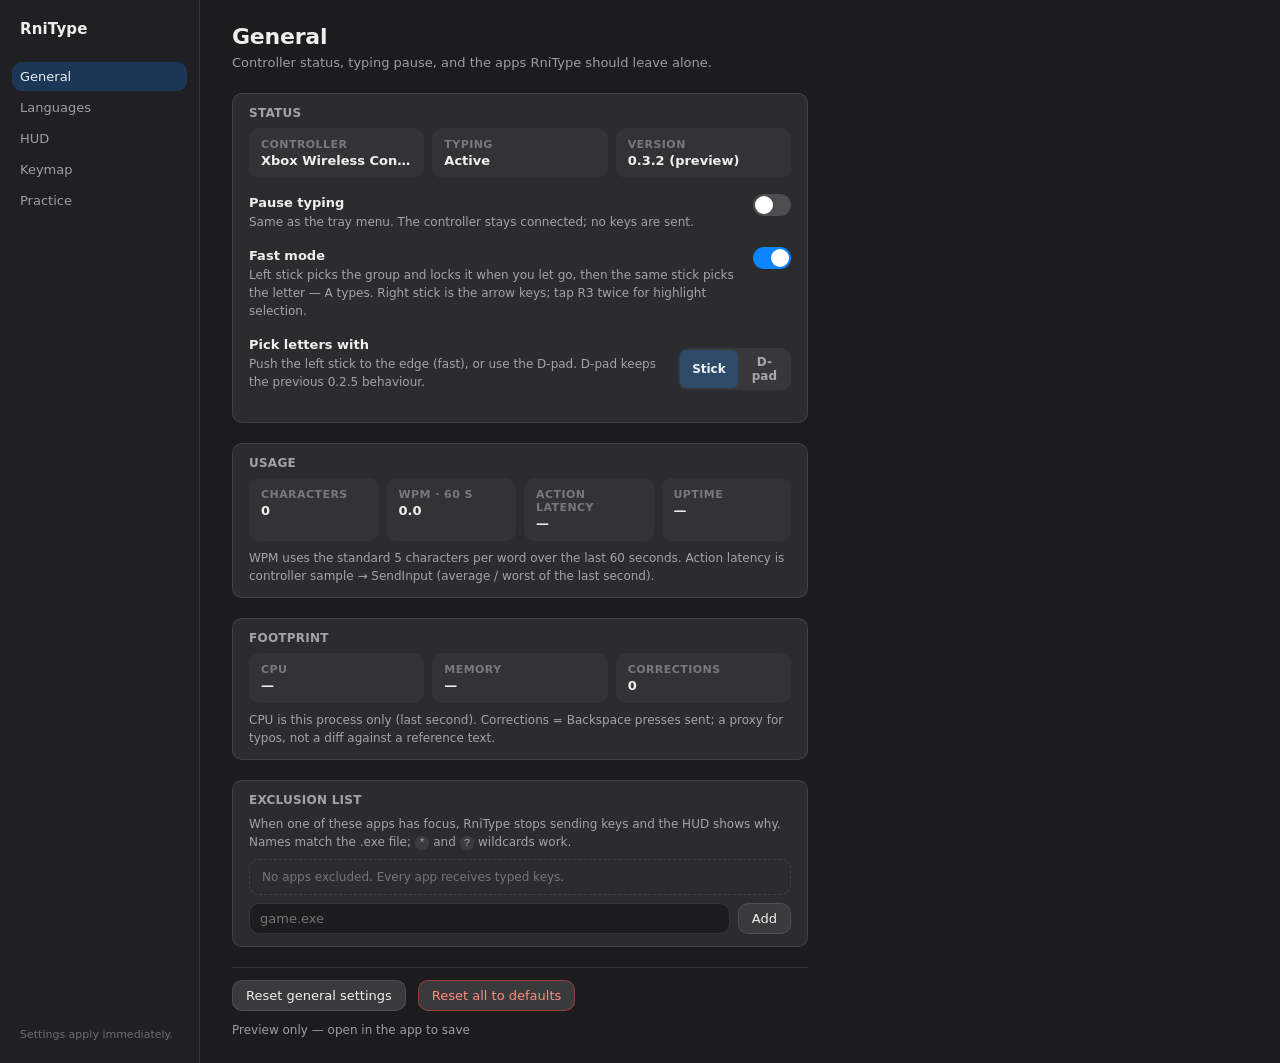
<file: ui/settings/index.html>
<!doctype html>
<html lang="en">
<head>
  <meta charset="utf-8" />
  <meta name="viewport" content="width=device-width, initial-scale=1" />
  <title>RniType Settings</title>
  <link rel="stylesheet" href="../shared/fonts.css" />
  <link rel="stylesheet" href="../shared/tokens.css" />
  <link rel="stylesheet" href="settings.css" />
</head>
<body>
  <!--
    Settings window (P5 slice 2 · ADR-14 / ADR-22) — English UI
    Sidebar = macOS System Settings pattern · content = inset groups · ทุกค่ามีผลทันที
    General: status + pause + exclusion list
    Languages: rescan HKL, enable/disable (EN/TH พิมพ์ได้จริง), IME badge
    Keymap: รอ universal mapping (slice ถัดไป) — แสดงเป็น disabled
  -->
  <div class="app">
    <aside class="sidebar">
      <div class="brand">RniType</div>
      <nav class="nav" aria-label="Sections">
        <button type="button" class="nav__item is-active" data-tab="general" aria-current="page">General</button>
        <button type="button" class="nav__item" data-tab="languages">Languages</button>
        <button type="button" class="nav__item" data-tab="hud">HUD</button>
        <button type="button" class="nav__item" data-tab="keymap">Keymap</button>
        <button type="button" class="nav__item" data-tab="practice">Practice</button>
      </nav>
      <p class="sidebar__note">Settings apply immediately.</p>
    </aside>

    <main class="content">
      <!-- ======================= General ======================= -->
      <section class="pane" data-panel="general">
        <header class="content__head">
          <h1>General</h1>
          <p class="lead">Controller status, typing pause, and the apps RniType should leave alone.</p>
        </header>

        <section class="group" aria-labelledby="statusTitle">
          <h2 id="statusTitle" class="group__title">Status</h2>
          <div class="status-grid">
            <div class="stat">
              <span class="stat__label">Controller</span>
              <b id="statusDevice">—</b>
            </div>
            <div class="stat">
              <span class="stat__label">Typing</span>
              <b id="statusTyping">—</b>
            </div>
            <div class="stat">
              <span class="stat__label">Version</span>
              <b id="statusVersion">—</b>
            </div>
          </div>
          <div class="row">
            <div class="row__body">
              <label for="pauseToggle">Pause typing</label>
              <p class="hint">Same as the tray menu. The controller stays connected; no keys are sent.</p>
            </div>
            <label class="switch">
              <input id="pauseToggle" type="checkbox" />
              <span class="switch__track" aria-hidden="true"></span>
            </label>
          </div>
          <div class="row">
            <div class="row__body">
              <label for="fastModeToggle">Fast mode</label>
              <p class="hint">Left stick picks the group and locks it when you let go, then the same stick picks the letter — A types. Right stick is the arrow keys; tap R3 twice for highlight selection.</p>
            </div>
            <label class="switch">
              <input id="fastModeToggle" type="checkbox" />
              <span class="switch__track" aria-hidden="true"></span>
            </label>
          </div>
          <div class="row">
            <div class="row__body">
              <label>Pick letters with</label>
              <p class="hint">Push the left stick to the edge (fast), or use the D-pad. D-pad keeps the previous 0.2.5 behaviour.</p>
            </div>
            <div class="segmented" id="letterPick" role="group" aria-label="Pick letters with">
              <button type="button" data-pick="push" class="is-on">Stick</button>
              <button type="button" data-pick="dpad">D-pad</button>
            </div>
          </div>
        </section>

        <section class="group" aria-labelledby="usageTitle">
          <h2 id="usageTitle" class="group__title">Usage</h2>
          <div class="status-grid status-grid--4">
            <div class="stat">
              <span class="stat__label">Characters</span>
              <b id="statChars">0</b>
            </div>
            <div class="stat">
              <span class="stat__label">WPM · 60 s</span>
              <b id="statWpm">0.0</b>
            </div>
            <div class="stat">
              <span class="stat__label">Action latency</span>
              <b id="statLatency">—</b>
            </div>
            <div class="stat">
              <span class="stat__label">Uptime</span>
              <b id="statUptime">—</b>
            </div>
          </div>
          <p class="hint">WPM uses the standard 5 characters per word over the last 60 seconds. Action latency is controller sample → SendInput (average / worst of the last second).</p>
        </section>

        <section class="group" aria-labelledby="footprintTitle">
          <h2 id="footprintTitle" class="group__title">Footprint</h2>
          <div class="status-grid">
            <div class="stat">
              <span class="stat__label">CPU</span>
              <b id="statCpu">—</b>
            </div>
            <div class="stat">
              <span class="stat__label">Memory</span>
              <b id="statMemory">—</b>
            </div>
            <div class="stat">
              <span class="stat__label">Corrections</span>
              <b id="statCorrections">0</b>
            </div>
          </div>
          <p class="hint">CPU is this process only (last second). Corrections = Backspace presses sent; a proxy for typos, not a diff against a reference text.</p>
        </section>

        <section class="group" aria-labelledby="exclusionTitle">
          <h2 id="exclusionTitle" class="group__title">Exclusion list</h2>
          <p class="hint">When one of these apps has focus, RniType stops sending keys and the HUD shows why. Names match the .exe file; <code>*</code> and <code>?</code> wildcards work.</p>
          <ul id="exclusionList" class="list"></ul>
          <form id="exclusionForm" class="inline-form" autocomplete="off">
            <input id="exclusionInput" type="text" maxlength="260" placeholder="game.exe" aria-label="Executable name" />
            <button class="btn" type="submit">Add</button>
          </form>
        </section>

        <footer class="actions">
          <button id="resetGeneral" type="button" class="btn">Reset general settings</button>
          <button id="resetAll" type="button" class="btn btn--danger">Reset all to defaults</button>
        </footer>
      </section>

      <!-- ======================= Languages ======================= -->
      <section class="pane" data-panel="languages" hidden>
        <header class="content__head">
          <h1>Languages</h1>
          <p class="lead">Keyboard layouts detected on this PC. Enabled languages appear in the Language wheel.</p>
        </header>

        <p class="hint" id="langSummary">Scanning installed layouts…</p>
        <ul id="langList" class="langlist"></ul>
        <p class="hint">Up to 8 enabled layouts. Layouts other than English/Thai get an 8×8 table from their QWERTY positions (Russian <b>a</b> → <b>ф</b>). IME languages pass physical keys through and let Windows compose; enabling IMEs is not supported yet.</p>

        <footer class="actions">
          <button id="rescanLangs" type="button" class="btn">Rescan languages</button>
          <button id="resetLangs" type="button" class="btn">Reset languages</button>
        </footer>
      </section>

      <!-- ======================= Keymap ======================= -->
      <section class="pane" data-panel="keymap" hidden>
        <header class="content__head">
          <h1>Keymap</h1>
          <p class="lead">Pick a group on the left, then a cell. Changed cells get a blue dot.</p>
        </header>

        <div class="row">
          <div class="row__body">
            <label for="mapLang">Language</label>
            <p class="hint">Every enabled layout has an 8×8 table. English is the base language.</p>
          </div>
          <select id="mapLang" class="select"></select>
        </div>

        <div class="segmented" id="mapLayer" role="group" aria-label="Layer">
          <button type="button" data-layer="1" class="is-on">Base</button>
          <button type="button" data-layer="2">Layer 2</button>
        </div>

        <div class="keymap">
          <div class="keymap__groups" id="mapGroups" role="listbox" aria-label="Groups"></div>
          <div class="keymap__grid" id="mapGrid" aria-label="Cells"></div>
        </div>

        <p class="hint" id="mapHint">Click a cell to assign a key. Enter saves, Esc cancels.</p>

        <footer class="actions">
          <button id="mapResetGroup" type="button" class="btn">Reset group</button>
          <button id="mapResetLang" type="button" class="btn">Reset language</button>
        </footer>
      </section>

      <!-- ======================= Practice ======================= -->
      <section class="pane" data-panel="practice" hidden>
        <header class="content__head">
          <h1>Practice</h1>
          <p class="lead">Type the reference text with the controller. Errors come from edit distance against the target.</p>
        </header>

        <div class="row">
          <div class="row__body">
            <label for="benchLang">Text language</label>
            <p class="hint">Click <b>Start</b>, then type with the controller. Keys go to the focused field.</p>
          </div>
          <select id="benchLang" class="select"></select>
        </div>

        <section class="group">
          <p class="bench__target" id="benchTarget"></p>
          <textarea id="benchInput" rows="3" spellcheck="false" autocomplete="off" aria-label="Typed text"></textarea>
        </section>

        <div class="status-grid status-grid--4">
          <div class="stat">
            <span class="stat__label">Elapsed</span>
            <b id="benchElapsed">0.0 s</b>
          </div>
          <div class="stat">
            <span class="stat__label">WPM</span>
            <b id="benchWpm">0.0</b>
          </div>
          <div class="stat">
            <span class="stat__label">Errors</span>
            <b id="benchErrors">0</b>
          </div>
          <div class="stat">
            <span class="stat__label">Error rate</span>
            <b id="benchRate">0.0%</b>
          </div>
        </div>

        <footer class="actions">
          <button id="benchStart" type="button" class="btn">Start / restart</button>
          <button id="benchClear" type="button" class="btn">Clear</button>
        </footer>
      </section>

      <!-- ======================= HUD ======================= -->
      <section class="pane" data-panel="hud" hidden>
        <header class="content__head">
          <h1>HUD</h1>
          <p class="lead">Size and font of the on-screen keyboard overlay.</p>
        </header>

        <section class="group" aria-labelledby="sizeTitle">
          <h2 id="sizeTitle" class="group__title">Size</h2>
          <div class="row">
            <div class="row__body">
              <label for="textScale">Text size</label>
              <p class="hint">Labels, characters and badges. Independent from the ring.</p>
            </div>
            <output id="textScaleValue" for="textScale">1.40×</output>
          </div>
          <input id="textScale" type="range" min="0.8" max="2" step="0.05" value="1.4" />
          <div class="field__scale" aria-hidden="true"><span>0.8×</span><span>2.0×</span></div>

          <div class="row">
            <div class="row__body">
              <label for="ringScale">Ring size</label>
              <p class="hint">Diameter of the whole wheel. Text keeps its own size.</p>
            </div>
            <output id="ringScaleValue" for="ringScale">1.00×</output>
          </div>
          <input id="ringScale" type="range" min="0.8" max="1.6" step="0.05" value="1" />
          <div class="field__scale" aria-hidden="true"><span>0.8×</span><span>1.6×</span></div>
        </section>

        <section class="group" aria-labelledby="fontTitle">
          <h2 id="fontTitle" class="group__title">Font</h2>
          <fieldset class="field">
            <legend class="sr-only">Font family</legend>
            <label class="option">
              <input type="radio" name="font" value="ibm-plex-sans-thai" checked />
              <span class="option__body">
                <span class="option__name">IBM Plex Sans Thai</span>
                <span class="option__note">Loopless Thai (default)</span>
              </span>
            </label>
            <label class="option">
              <input type="radio" name="font" value="noto-sans-thai" />
              <span class="option__body">
                <span class="option__name">Noto Sans Thai</span>
                <span class="option__note">Loopless Thai, wider coverage</span>
              </span>
            </label>
            <label class="option">
              <input type="radio" name="font" value="system" />
              <span class="option__body">
                <span class="option__name">System</span>
                <span class="option__note">Segoe UI · Leelawadee UI</span>
              </span>
            </label>
          </fieldset>
        </section>

        <section class="preview" aria-label="Preview">
          <p class="preview__caption">Preview</p>
          <p class="preview__group">วรรณยุกต์</p>
          <p class="preview__chars"><b>่</b> <b>้</b> <b>๊</b> <b>๋</b> <span class="sep">·</span> <b>ุ</b> <b>ู</b> <span class="sep">·</span> <b>ก</b> <b>น</b> <b>ร</b> <b>อ</b> <b>ง</b></p>
          <p class="preview__pill"><i class="preview__dot"></i>Type TH <span class="preview__sep">·</span> ตัวใหญ่ <span class="badge">shift</span></p>
        </section>

        <footer class="actions">
          <button id="reset" type="button" class="btn">Reset HUD to defaults</button>
        </footer>
      </section>

      <p id="status" class="status status--global" role="status" aria-live="polite"></p>
    </main>
  </div>

  <script src="../shared/fonts.js"></script>
  <script src="settings.js"></script>
</body>
</html>
</file>
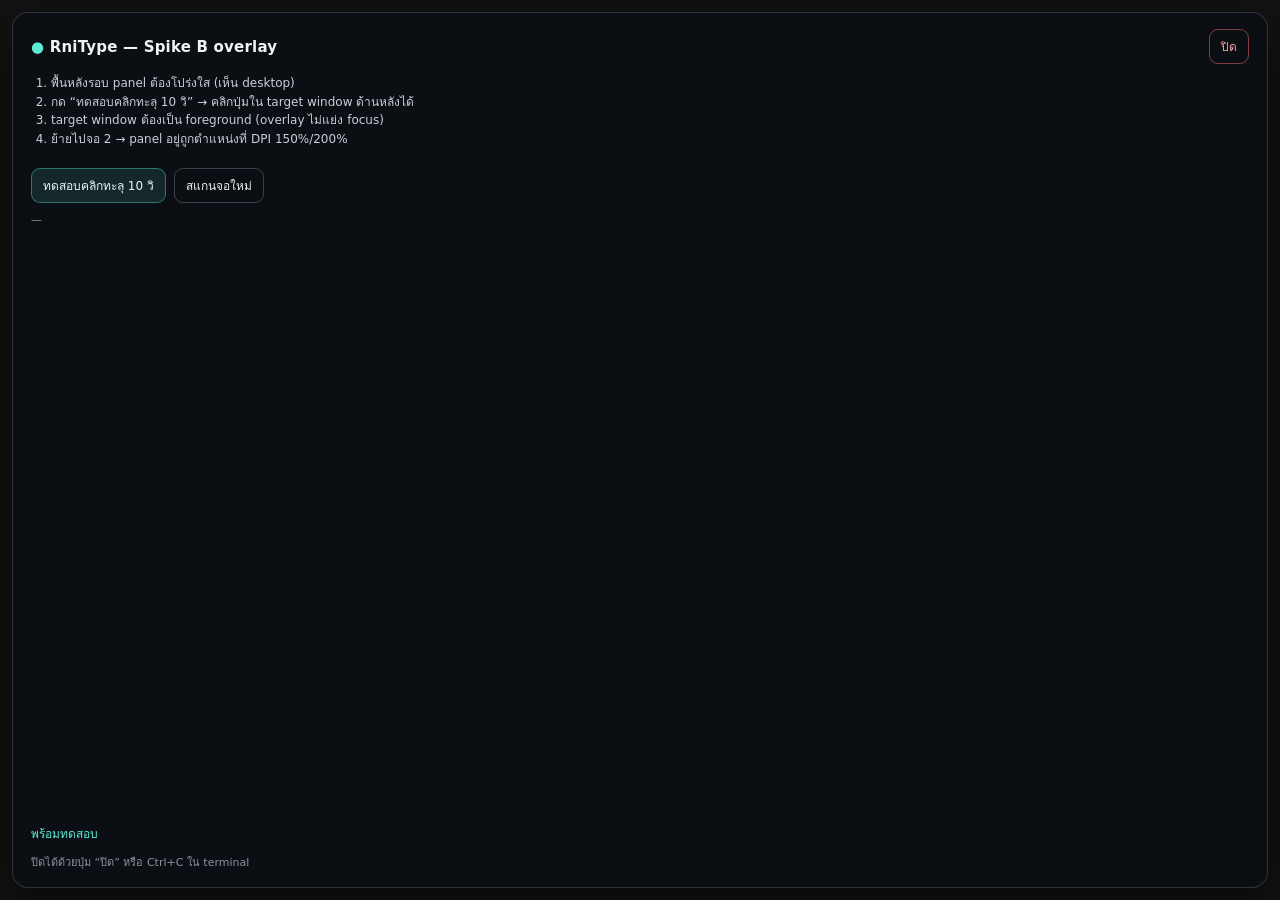
<file: spikes/overlay/web/index.html>
<!doctype html>
<html lang="th">
<head>
  <meta charset="utf-8" />
  <meta name="viewport" content="width=device-width, initial-scale=1" />
  <title>Spike B</title>
  <style>
    :root {
      color-scheme: dark;
      font-family: "Segoe UI", "Leelawadee UI", system-ui, sans-serif;
    }
    html, body {
      margin: 0;
      height: 100%;
      background: transparent;
      color: #eef2f7;
      overflow: hidden;
    }
    .panel {
      position: absolute;
      inset: 12px;
      padding: 16px 18px;
      border-radius: 16px;
      background: rgba(10, 13, 18, 0.78);
      border: 1px solid rgba(148, 163, 184, 0.25);
      box-shadow: 0 18px 50px rgba(0, 0, 0, 0.5);
      backdrop-filter: blur(10px);
      display: flex;
      flex-direction: column;
      gap: 10px;
    }
    header {
      display: flex;
      justify-content: space-between;
      align-items: center;
      gap: 12px;
      -webkit-app-region: drag;
    }
    h1 { font-size: 15px; margin: 0; letter-spacing: 0.2px; }
    .dot { color: #5eead4; }
    ol { margin: 0; padding-left: 20px; font-size: 12px; line-height: 1.55; color: #c7d0dc; }
    .row { display: flex; flex-wrap: wrap; gap: 8px; }
    button {
      font: inherit;
      font-size: 12px;
      color: #eef2f7;
      background: rgba(94, 234, 212, 0.12);
      border: 1px solid rgba(94, 234, 212, 0.4);
      border-radius: 9px;
      padding: 7px 11px;
      cursor: pointer;
    }
    button:hover { background: rgba(94, 234, 212, 0.22); }
    button.ghost { background: transparent; border-color: rgba(148, 163, 184, 0.35); }
    button.danger { border-color: rgba(248, 113, 113, 0.5); color: #fca5a5; }
    #status {
      margin-top: auto;
      font-size: 12px;
      color: #5eead4;
      min-height: 17px;
    }
    #monitors { font-size: 11px; color: #8b93a1; white-space: pre-line; }
    .hint { font-size: 11px; color: #8b93a1; }

    /* ระหว่างทดสอบ: ซ่อน panel เพื่อให้เห็น/คลิก target window ด้านหลัง */
    body.testing .panel {
      background: transparent;
      border-color: transparent;
      box-shadow: none;
      backdrop-filter: none;
    }
    body.testing .panel > *:not(#status) { visibility: hidden; }
    body.testing #status {
      color: #5eead4;
      font-size: 15px;
      font-weight: 700;
    }
  </style>
</head>
<body>
  <div class="panel">
    <header data-tauri-drag-region>
      <h1><span class="dot">●</span> RniType — Spike B overlay</h1>
      <button class="ghost danger" onclick="quit()">ปิด</button>
    </header>

    <ol>
      <li>พื้นหลังรอบ panel ต้องโปร่งใส (เห็น desktop)</li>
      <li>กด “ทดสอบคลิกทะลุ 10 วิ” → คลิกปุ่มใน target window ด้านหลังได้</li>
      <li>target window ต้องเป็น foreground (overlay ไม่แย่ง focus)</li>
      <li>ย้ายไปจอ 2 → panel อยู่ถูกตำแหน่งที่ DPI 150%/200%</li>
    </ol>

    <div class="row" id="monitorButtons"></div>
    <div class="row">
      <button onclick="testClickThrough()">ทดสอบคลิกทะลุ 10 วิ</button>
      <button class="ghost" onclick="refreshMonitors()">สแกนจอใหม่</button>
    </div>

    <div id="monitors">—</div>
    <div id="status">พร้อมทดสอบ</div>
    <div class="hint">ปิดได้ด้วยปุ่ม “ปิด” หรือ Ctrl+C ใน terminal</div>
  </div>

  <script>
    const invoke = window.__TAURI__.core.invoke;
    const listen = window.__TAURI__.event.listen;
    let testTimer = 0;

    refreshMonitors();

    listen('test:passed', async () => {
      clearTimeout(testTimer);
      await endTest();
      setStatus('PASS: target ได้รับคลิก และเป็น foreground');
    }).catch((e) => setStatus('ERROR listen: ' + e));

    async function refreshMonitors() {
      try {
        const list = await invoke('list_monitors');
        document.getElementById('monitors').textContent = list.join('\n');
        const wrap = document.getElementById('monitorButtons');
        wrap.replaceChildren();
        list.forEach((text, i) => {
          const b = document.createElement('button');
          b.className = 'ghost';
          b.textContent = `ย้ายไปจอ ${i}`;
          b.onclick = async () => setStatus(await invoke('move_to_monitor', { index: i }));
          wrap.append(b);
        });
      } catch (e) {
        setStatus('ERROR monitors: ' + e);
      }
    }

    async function testClickThrough() {
      clearTimeout(testTimer);
      document.body.classList.add('testing');
      setStatus('ทดสอบ 10 วิ — คลิกปุ่มใหญ่ใน target window ด้านหลัง');
      try {
        await invoke('set_click_through', { on: true });
      } catch (e) {
        document.body.classList.remove('testing');
        setStatus('ERROR invoke: ' + e);
        return;
      }

      testTimer = setTimeout(async () => {
        await endTest();
        setStatus('FAIL: ไม่ได้รับคลิกภายใน 10 วิ');
      }, 10000);
    }

    async function endTest() {
      document.body.classList.remove('testing');
      try {
        await invoke('set_click_through', { on: false });
      } catch (e) {
        console.error(e);
      }
    }

    function quit() {
      invoke('quit');
    }

    function setStatus(text) {
      document.getElementById('status').textContent = text;
      console.log(text);
    }
  </script>
</body>
</html>
</file>
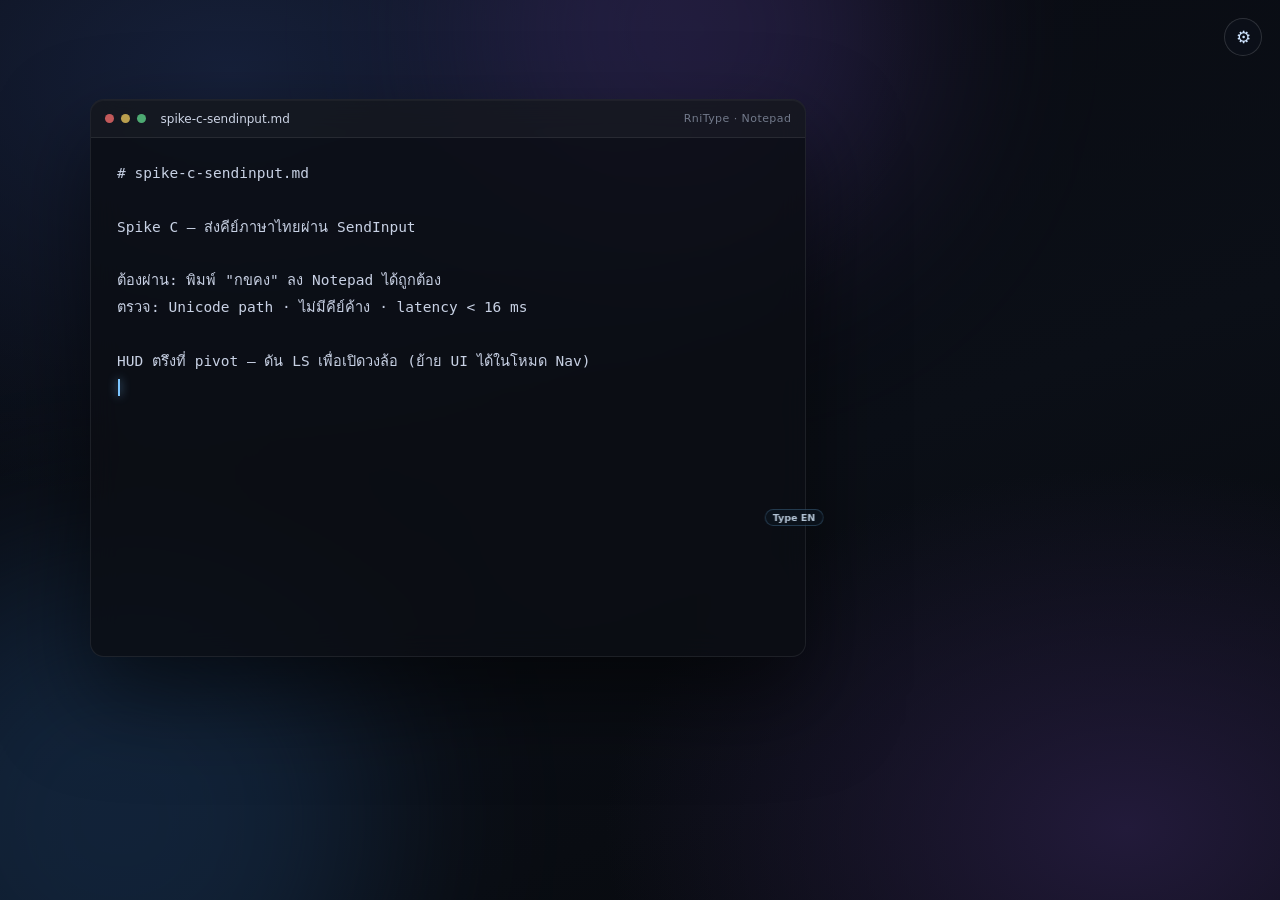
<file: project menager/Design/05-mockup/hud-prototype/index.html>
<!doctype html>
<html lang="th">
<head>
<meta charset="utf-8" />
<meta name="viewport" content="width=device-width, initial-scale=1" />
<title>RniType — HUD Interactive Mockup (Ticket 01 · v0.11)</title>
<link rel="stylesheet" href="styles.css" />
</head>
<body data-mode="type-en" data-layer="1">

<main class="scene" id="scene">
  <div class="glow glow--a" aria-hidden="true"></div>
  <div class="glow glow--b" aria-hidden="true"></div>

  <article class="window" aria-label="หน้าต่างตัวอย่าง (จำลอง)">
    <header class="window__bar">
      <span class="dot dot--r"></span><span class="dot dot--y"></span><span class="dot dot--g"></span>
      <span class="window__title">spike-c-sendinput.md</span>
      <span class="window__meta">RniType · Notepad</span>
    </header>
    <div class="window__body">
      <div class="doc" id="doc"></div>
    </div>
  </article>

  <button class="gear" id="btnSettings" type="button" aria-label="Settings">
    <span class="gear__icon">&#9881;</span>
  </button>

  <div class="settings" id="settings" hidden aria-label="RniType Settings">
    <header class="settings__bar">
      <span class="dot dot--r"></span><span class="dot dot--y"></span><span class="dot dot--g"></span>
      <span class="settings__title">RniType Settings</span>
      <span class="settings__sub">English UI &middot; v0.11</span>
      <button class="settings__x" id="btnSettingsClose" type="button" aria-label="Close">&times;</button>
    </header>

    <nav class="settings__tabs" id="settingsTabs">
      <button type="button" data-tab="general" class="is-on">General</button>
      <button type="button" data-tab="languages">Languages</button>
      <button type="button" data-tab="keymap">Keymap</button>
      <button type="button" data-tab="hud">HUD</button>
    </nav>

    <div class="settings__body">
      <section class="settings__pane" data-panel="general">
        <div class="field">
          <span class="field__label">Mode</span>
          <div class="segmented" id="segMode">
            <button type="button" data-mode="type-th">Thai</button>
            <button type="button" data-mode="type-en" class="is-on">English</button>
            <button type="button" data-mode="mouse">Mouse</button>
            <button type="button" data-mode="nav">Place UI</button>
          </div>
        </div>

        <p class="settings__hint">Inner ring = left stick (groups) &middot; Outer ring = right stick (characters) &middot; Release to type.</p>
        <p class="settings__hint">Command wheel: <b>D-pad &larr;</b> or <kbd>M</kbd>/<kbd>C</kbd> &middot; choose with <b>RS</b> &middot; release to confirm.</p>
        <p class="settings__hint">The HUD is anchored to a <b>pivot</b>. Use <b>Place UI</b> to move it; it no longer follows the mouse.</p>

        <label class="field field--range">
          <span class="field__label">Opacity <b id="outOpacity">92%</b></span>
          <input id="inOpacity" type="range" min="25" max="100" value="92" step="1" />
        </label>
        <label class="field field--range">
          <span class="field__label">Ring size <b id="outScale">100%</b></span>
          <input id="inScale" type="range" min="70" max="140" value="100" step="1" />
        </label>

        <label class="check"><input id="inAutohide" type="checkbox" checked /><span>Hide HUD after 0.9 s</span></label>

        <div class="settings__row">
          <button class="btn btn--primary" id="btnDemo" type="button">&#9654; Play demo</button>
          <button class="btn" id="btnClear" type="button">Clear text</button>
        </div>

        <div class="stats" aria-live="polite">
          <div><b id="statChars">0</b><span>chars</span></div>
          <div><b id="statWpm">0</b><span>WPM</span></div>
          <div><b id="statPad">&mdash;</b><span>pad</span></div>
        </div>

        <button class="btn btn--ghost" data-reset="general" type="button">Reset general settings</button>
      </section>

      <section class="settings__pane" data-panel="languages" hidden>
        <p class="settings__hint">Detected on this PC: <b>English</b>, <b>Thai</b> (simulated). In production, RniType reads Windows installed keyboard layouts at startup; if no second layout exists, only English is shown.</p>
        <div class="langlist" id="langList"></div>
        <p class="settings__hint">Languages appear in the Language wheel (D-pad &larr; &rarr; Language). Up to 8 enabled layouts. IME languages pass keys through and let Windows compose.</p>
        <div class="settings__row">
          <button class="btn" id="btnRescanLangs" type="button">Rescan languages</button>
          <button class="btn btn--ghost" data-reset="languages" type="button">Reset languages</button>
        </div>
      </section>

      <section class="settings__pane" data-panel="keymap" hidden>
        <div class="field">
          <span class="field__label">Language</span>
          <select id="mapLang" class="select"></select>
        </div>

        <div class="padmap" aria-label="Controller map reference">
          <header class="padmap__head">
            <span class="padmap__title">Controller map</span>
            <div class="padswitch" id="padSwitch" role="group" aria-label="Controller layout">
              <button type="button" data-pad="xbox" class="is-on">Xbox</button>
              <button type="button" data-pad="ps">DualSense</button>
            </div>
          </header>

          <div class="padmap__shoulders">
            <span class="padkey padkey--lt"><b>LT</b>Shift toggle</span>
            <span class="padkey padkey--lb"><b>LB</b>Ctrl</span>
            <span class="padkey padkey--rb"><b>RB</b>Layer 2</span>
            <span class="padkey padkey--rt"><b>RT</b>Layer 2</span>
          </div>

          <div class="padmap__body">
            <figure class="padmap__stage">
              <img id="padImg" class="padmap__img" src="assets/pad-xbox-front.png" alt="Xbox controller front" />
              <div class="padmap__pins" id="padPins"></div>
            </figure>
            <ul class="padmap__legend" id="padLegend"></ul>
          </div>
          <p class="padmap__note" id="padNote"></p>
        </div>

        <p class="settings__hint" id="mapHint"></p>
        <div class="mapgrid" id="mapGrid"></div>
        <div class="settings__row">
          <button class="btn" id="btnResetLang" type="button">Reset this language</button>
          <button class="btn" id="btnResetMaps" type="button">Reset all mappings</button>
        </div>
      </section>

      <section class="settings__pane" data-panel="hud" hidden>
        <label class="check"><input id="inRing" type="checkbox" /><span>Always show ring (learning mode)</span></label>
        <label class="check"><input id="inIndex" type="checkbox" /><span>Show slot numbers 1&ndash;8</span></label>
        <label class="check"><input id="inAim" type="checkbox" /><span>Show stick direction wedges</span></label>
        <p class="settings__hint">Pivot: <b>Place UI</b> mode &middot; <kbd>LS</kbd> coarse &middot; <kbd>RS</kbd> fine &middot; <kbd>R3</kbd> resets.</p>
        <button class="btn btn--ghost" data-reset="hud" type="button">Reset HUD settings</button>
      </section>
    </div>

    <footer class="settings__foot">
      <button class="btn btn--danger" id="btnResetAll" type="button">Reset all to defaults</button>
      <span class="settings__footnote">Settings window is separate from the HUD overlay.</span>
    </footer>
  </div>

  <div class="hud" id="hud" aria-hidden="true">
    <div class="hud__glass"></div>
    <svg class="hud__ring" viewBox="-170 -170 340 340" aria-hidden="true">
      <defs>
        <radialGradient id="glowGrad" cx="50%" cy="50%" r="50%">
          <stop offset="0%" stop-color="#7cc5ff" stop-opacity="0.55" />
          <stop offset="100%" stop-color="#7cc5ff" stop-opacity="0" />
        </radialGradient>
      </defs>
      <g id="charRing"></g>
      <g id="groupRing"></g>
      <g id="cmdRing" class="cmd-ring"></g>
      <g id="langRing" class="lang-ring"></g>
      <g class="aim" id="aimRS"><path id="aimRSWedge" /></g>
      <g class="aim" id="aimLS"><path id="aimLSWedge" /></g>
      <g class="center">
        <circle class="center__track" r="27" />
        <circle class="center__progress" id="commitRing" r="27" />
        <circle class="center__halo" r="6" />
      </g>
      <text class="cmd-center" id="cmdCenter" y="15" text-anchor="middle" dominant-baseline="central"></text>
      <text class="hud__hint" id="hudHint" y="-186" text-anchor="middle">ดัน LS</text>
    </svg>
    <div class="hud__status" id="hudStatus">
      <span class="chip chip--status">
        <b id="chipMode">Type EN</b><span id="chipSel"></span><span id="chipMod"></span>
      </span>
    </div>
  </div>

  <div class="pointer" id="pointer" aria-hidden="true"><i></i></div>
  <div class="pivot" id="pivot" aria-hidden="true"></div>
  <div class="toast" id="toast" aria-live="polite"></div>
</main>

<script src="hud.js"></script>
</body>
</html>
</file>
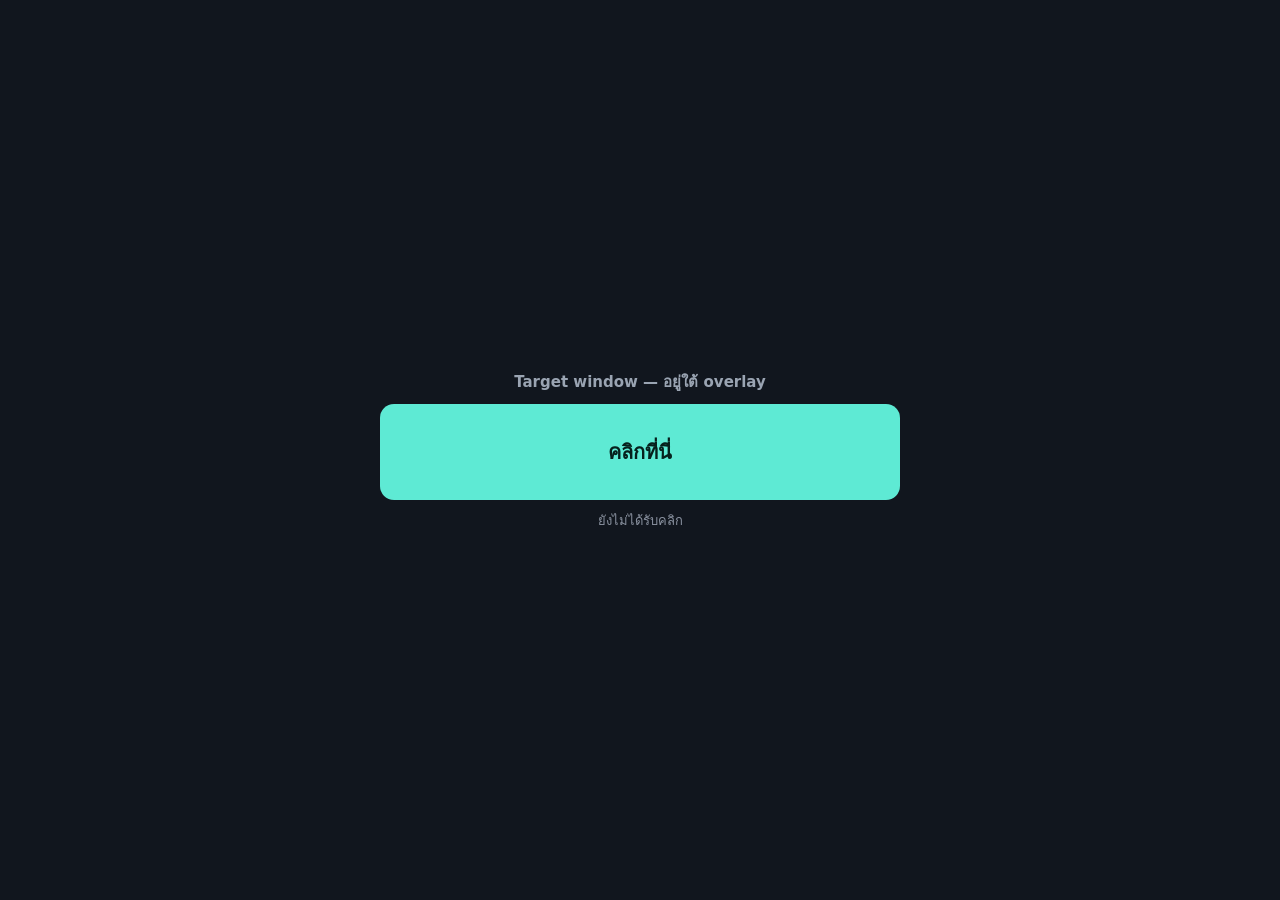
<file: spikes/overlay/web/target.html>
<!doctype html>
<html lang="th">
<head>
  <meta charset="utf-8" />
  <meta name="viewport" content="width=device-width, initial-scale=1" />
  <title>Spike B — target</title>
  <style>
    :root { color-scheme: dark; font-family: "Segoe UI", "Leelawadee UI", system-ui, sans-serif; }
    html, body { margin: 0; height: 100%; background: #11161e; color: #eef2f7; }
    main {
      height: 100%;
      display: flex;
      flex-direction: column;
      align-items: center;
      justify-content: center;
      gap: 10px;
      padding: 16px;
      box-sizing: border-box;
      text-align: center;
    }
    h1 { font-size: 15px; margin: 0; color: #9aa4b2; font-weight: 600; }
    button {
      width: min(520px, 90%);
      height: 96px;
      font: inherit;
      font-size: 20px;
      font-weight: 700;
      color: #06211d;
      background: #5eead4;
      border: 0;
      border-radius: 14px;
      cursor: pointer;
    }
    button:hover { filter: brightness(1.05); }
    #out { font-size: 13px; color: #8b93a1; min-height: 18px; }
    #out.pass { color: #5eead4; font-weight: 700; }
  </style>
</head>
<body>
  <main>
    <h1>Target window — อยู่ใต้ overlay</h1>
    <button id="hit">คลิกที่นี่</button>
    <div id="out">ยังไม่ได้รับคลิก</div>
  </main>

  <script>
    const invoke = window.__TAURI__.core.invoke;
    let count = 0;

    document.getElementById('hit').addEventListener('click', async () => {
      count += 1;
      const out = document.getElementById('out');
      out.textContent = `PASS — ได้รับคลิก ${count} ครั้ง (foreground = target)`;
      out.classList.add('pass');
      try {
        await invoke('report_target_click');
      } catch (e) {
        out.textContent = 'ERROR: ' + e;
        out.classList.remove('pass');
      }
    });
  </script>
</body>
</html>
</file>
<file: ui/shared/fonts.css>
/* ============================================================
   RniType — ฟอนต์ที่มากับแอป (@font-face)
   ------------------------------------------------------------
   IBM Plex Sans Thai = ฟอนต์ไทย *ไม่มีหัว* (loopless) → ค่าเริ่มต้นของ HUD
   Noto Sans Thai     = ตัวสำรอง (variable 100–900)
   ไฟล์ + license อยู่ใน ui/shared/fonts/ (OFL 1.1)

   ทำไมใช้ font-display: block — ถ้าโชว์ fallback ก่อน ตัวอักษรไทย
   จะเปลี่ยนรูป (มีหัว/ความกว้างต่าง) กลางคันเพราะ HUD เปลี่ยนข้อความทุกเฟรม
   ============================================================ */

@font-face {
  font-family: "IBM Plex Sans Thai";
  src: url("fonts/IBMPlexSansThai-Regular.ttf") format("truetype");
  font-weight: 400;
  font-style: normal;
  font-display: block;
}

@font-face {
  font-family: "IBM Plex Sans Thai";
  src: url("fonts/IBMPlexSansThai-Medium.ttf") format("truetype");
  font-weight: 500;
  font-style: normal;
  font-display: block;
}

@font-face {
  font-family: "IBM Plex Sans Thai";
  src: url("fonts/IBMPlexSansThai-SemiBold.ttf") format("truetype");
  font-weight: 600;
  font-style: normal;
  font-display: block;
}

@font-face {
  font-family: "IBM Plex Sans Thai";
  src: url("fonts/IBMPlexSansThai-Bold.ttf") format("truetype");
  font-weight: 700;
  font-style: normal;
  font-display: block;
}

@font-face {
  font-family: "Noto Sans Thai";
  src: url("fonts/NotoSansThai-Variable.ttf") format("truetype");
  font-weight: 100 900;
  font-stretch: 62.5% 100%;
  font-style: normal;
  font-display: block;
}
</file>
<file: ui/shared/tokens.css>
/* ============================================================
   RniType — shared design tokens (ADR-22)
   แหล่งเดียวของสี/ระยะ/เงา/โมชัน สำหรับ HUD + Settings
   หลัก: ลำดับชั้นด้วยความสว่าง · accent เดียว · motion สั้น · ไทยอ่านง่าย
   ============================================================ */

:root {
  color-scheme: dark;

  /* ---------------- Settings ---------------- */
  --bg: #1c1c1e;
  --surface: #2c2c2e;
  --surface-2: #3a3a3c;
  --surface-elevated: #3a3a3c;
  --separator: rgba(255, 255, 255, 0.1);
  --line: rgba(255, 255, 255, 0.1);
  --text: rgba(255, 255, 255, 0.92);
  --text-1: rgba(255, 255, 255, 0.92);
  --text-2: rgba(235, 235, 245, 0.62);
  --text-3: rgba(235, 235, 245, 0.38); /* disabled/placeholder เท่านั้น */
  --text-dim: var(--text-2);
  --accent: #0a84ff; /* fill */
  --accent-text: #409cff; /* ข้อความ/ลิงก์ ≈ 6:1 บน --bg */
  --success: #30d158;
  --warning: #ffd60a;
  --danger: #ff453a;

  /* ---------------- HUD plate ---------------- */
  --hud-plate: rgba(18, 18, 20, 0.88);
  --hud-plate-idle: rgba(18, 18, 20, 0.7);
  --hud-stroke-in: rgba(255, 255, 255, 0.16);
  --hud-stroke-out: rgba(0, 0, 0, 0.55);
  --hud-text: #ffffff;
  --hud-text-dim: rgba(255, 255, 255, 0.62);
  --hud-active-fill: rgba(10, 132, 255, 0.24);

  /* mode = หนึ่งสี หนึ่งรูปทรง หนึ่งป้าย */
  --mode-type: #0a84ff;
  --mode-mouse: #ff9f0a;
  --mode-nav: #bf5af2;
  --mode-caret: #64d2ff;
  --mode-color: var(--mode-type);

  /* aliases เดิม (HUD mockup / Settings slice 1) */
  --hud-bg: var(--hud-plate);
  --hud-bg-solid: #121214;
  --hud-fg: var(--hud-text);
  --hud-muted: var(--hud-text-dim);
  --hud-accent: var(--mode-type);
  --hud-accent-soft: var(--hud-active-fill);
  --hud-warn: var(--warning);
  --hud-danger: var(--danger);
  --hud-ring: rgba(255, 255, 255, 0.16);
  --hud-ring-soft: rgba(255, 255, 255, 0.08);
  --accent-2: var(--mode-nav);
  --ink: var(--hud-text);
  --ink-dim: var(--hud-text-dim);

  /* ---------------- scale ---------------- */
  --r-xs: 6px;
  --r-sm: 10px;
  --r-md: 14px;
  --r-lg: 20px;
  --r-pill: 999px;
  --hud-radius: var(--r-md);

  --s-1: 4px;
  --s-2: 8px;
  --s-3: 12px;
  --s-4: 16px;
  --s-5: 20px;
  --s-6: 24px;
  --s-8: 32px;

  /* ---------------- elevation ---------------- */
  --e-1: 0 1px 2px rgba(0, 0, 0, 0.3);
  --e-2: 0 8px 24px rgba(0, 0, 0, 0.4), 0 0 0 1px rgba(255, 255, 255, 0.06);
  --e-hud: 0 4px 16px rgba(0, 0, 0, 0.45);
  --hud-shadow: var(--e-hud);

  /* ---------------- motion ---------------- */
  --t-fast: 80ms;
  --t-base: 140ms;
  --t-slow: 220ms;
  --ease-out: cubic-bezier(0.2, 0, 0, 1);
  --ease-inout: cubic-bezier(0.4, 0, 0.2, 1);

  /* ---------------- typography ---------------- */
  --ui-font: "Segoe UI Variable Text", "Segoe UI", system-ui, sans-serif;
  --hud-font: "IBM Plex Sans Thai", "Noto Sans Thai", "Segoe UI", system-ui, sans-serif;
}

@media (prefers-reduced-motion: reduce) {
  *,
  *::before,
  *::after {
    animation-duration: 0.01ms !important;
    animation-iteration-count: 1 !important;
    transition-duration: 0.01ms !important;
    scroll-behavior: auto !important;
  }
}
</file>
<file: ui/settings/settings.css>
/* ============================================================
   RniType — Settings window (P5 slice 1 · ADR-22 refresh)
   Sidebar 200px + inset groups + tokens ร่วมกับ HUD
   ============================================================ */

:root {
  --preview-text-scale: 1.4;
  --preview-font: var(--hud-font);
}

* { box-sizing: border-box; }

html, body {
  margin: 0;
  min-height: 100%;
  background: var(--bg);
  color: var(--text);
  font-family: var(--ui-font);
  font-size: 14px;
  -webkit-font-smoothing: antialiased;
}

body { min-height: 100vh; }

.app {
  display: grid;
  grid-template-columns: 200px minmax(0, 1fr);
  min-height: 100vh;
}

/* ---------------- sidebar ---------------- */

.sidebar {
  display: flex;
  flex-direction: column;
  gap: var(--s-3);
  padding: var(--s-5) var(--s-3);
  border-right: 1px solid var(--separator);
  background: rgba(255, 255, 255, 0.02);
}

.brand {
  padding: 0 var(--s-2) var(--s-3);
  font-size: 15px;
  font-weight: 650;
  letter-spacing: 0.01em;
}

.nav { display: flex; flex-direction: column; gap: 2px; }

.nav__item {
  padding: 7px var(--s-2);
  border: 0;
  border-radius: var(--r-sm);
  background: transparent;
  color: var(--text-2);
  font-family: inherit;
  font-size: 13px;
  font-weight: 500;
  text-align: left;
  cursor: pointer;
}
.nav__item:hover:not(.is-disabled):not(.is-active) {
  background: rgba(255, 255, 255, 0.05);
  color: var(--text-1);
}
.nav__item.is-active {
  background: var(--hud-active-fill);
  color: var(--text-1);
}
.nav__item:focus-visible {
  outline: 2px solid var(--accent-text);
  outline-offset: 2px;
}
.nav__item.is-disabled { color: var(--text-3); cursor: default; }

.sidebar__note {
  margin: auto var(--s-2) 0;
  color: var(--text-3);
  font-size: 11px;
  line-height: 1.5;
}

/* ---------------- content ---------------- */

.content {
  max-width: 640px;
  padding: var(--s-6) var(--s-8);
}

.pane[hidden] { display: none; }

.content__head { margin-bottom: var(--s-5); }

h1 {
  margin: 0 0 var(--s-1);
  font-size: 22px;
  font-weight: 650;
  letter-spacing: -0.01em;
}

.lead {
  margin: 0;
  color: var(--text-2);
  font-size: 13px;
  line-height: 1.5;
}

/* ---------------- inset groups ---------------- */

.group {
  margin: 0 0 var(--s-5);
  padding: var(--s-3) var(--s-4);
  border: 1px solid var(--separator);
  border-radius: var(--r-sm);
  background: var(--surface);
}

.group__title {
  margin: 0 0 var(--s-2);
  color: var(--text-2);
  font-size: 12px;
  font-weight: 600;
  letter-spacing: 0.02em;
  text-transform: uppercase;
}

.row {
  display: flex;
  align-items: flex-start;
  justify-content: space-between;
  gap: var(--s-4);
  min-height: 44px;
  padding: var(--s-2) 0;
}

.row__body { min-width: 0; }

.row label,
legend {
  padding: 0;
  font-size: 13px;
  font-weight: 600;
}

output {
  color: var(--accent-text);
  font-variant-numeric: tabular-nums;
  font-size: 13px;
  font-weight: 600;
  white-space: nowrap;
}

.hint {
  margin: 3px 0 0;
  color: var(--text-2);
  font-size: 12px;
  line-height: 1.5;
}

.hint code {
  padding: 1px 4px;
  border-radius: var(--r-xs);
  background: rgba(255, 255, 255, 0.08);
  font-size: 11px;
}

/* ---------------- status + switch (General) ---------------- */

.status-grid {
  display: grid;
  grid-template-columns: repeat(3, minmax(0, 1fr));
  gap: var(--s-2);
  margin-bottom: var(--s-2);
}

.status-grid--4 { grid-template-columns: repeat(4, minmax(0, 1fr)); }

.stat {
  display: flex;
  flex-direction: column;
  gap: 2px;
  min-width: 0;
  padding: 10px 12px;
  border-radius: var(--r-sm);
  background: rgba(255, 255, 255, 0.03);
}

.stat__label {
  color: var(--text-3);
  font-size: 11px;
  font-weight: 600;
  letter-spacing: 0.04em;
  text-transform: uppercase;
}

.stat b {
  overflow: hidden;
  font-size: 13px;
  font-weight: 600;
  text-overflow: ellipsis;
  white-space: nowrap;
}

.switch { display: inline-flex; flex: none; padding: 4px 0; cursor: pointer; }
.switch input { position: absolute; opacity: 0; width: 1px; height: 1px; }
.switch__track {
  position: relative;
  display: block;
  width: 38px;
  height: 22px;
  border-radius: var(--r-pill);
  background: rgba(255, 255, 255, 0.16);
  transition: background var(--t-fast) var(--ease-out);
}
.switch__track::after {
  content: "";
  position: absolute;
  top: 2px;
  left: 2px;
  width: 18px;
  height: 18px;
  border-radius: 50%;
  background: #fff;
  transition: transform var(--t-fast) var(--ease-out);
}
.switch input:checked + .switch__track { background: var(--accent); }
.switch input:checked + .switch__track::after { transform: translateX(16px); }
.switch input:focus-visible + .switch__track {
  outline: 2px solid var(--accent-text);
  outline-offset: 2px;
}

/* ---------------- lists (exclusion / languages) ---------------- */

.list,
.langlist {
  display: flex;
  flex-direction: column;
  gap: 6px;
  margin: var(--s-2) 0;
  padding: 0;
  list-style: none;
}

.list__row {
  display: flex;
  align-items: center;
  justify-content: space-between;
  gap: var(--s-3);
  padding: 8px 12px;
  border-radius: var(--r-sm);
  background: rgba(255, 255, 255, 0.04);
  font-size: 13px;
}

.list__name {
  overflow: hidden;
  font-family: ui-monospace, "Cascadia Mono", Consolas, monospace;
  font-size: 12px;
  text-overflow: ellipsis;
  white-space: nowrap;
}

.list__empty {
  padding: 10px 12px;
  border: 1px dashed var(--separator);
  border-radius: var(--r-sm);
  color: var(--text-3);
  font-size: 12px;
}

.btn--small {
  padding: 3px 9px;
  font-size: 12px;
}

.inline-form {
  display: flex;
  gap: var(--s-2);
  margin-top: var(--s-2);
}

.inline-form input {
  flex: 1;
  min-width: 0;
  padding: 7px 10px;
  border: 1px solid var(--separator);
  border-radius: var(--r-sm);
  background: var(--bg);
  color: var(--text-1);
  font-family: inherit;
  font-size: 13px;
}
.inline-form input:focus-visible {
  outline: 2px solid var(--accent-text);
  outline-offset: 1px;
}

/* ---------------- language rows ---------------- */

.lang {
  display: flex;
  align-items: center;
  gap: var(--s-3);
  padding: 8px 12px;
  border-radius: var(--r-sm);
  background: rgba(255, 255, 255, 0.04);
}

.lang__code {
  display: inline-flex;
  align-items: center;
  justify-content: center;
  width: 34px;
  height: 26px;
  border-radius: var(--r-xs);
  background: rgba(255, 255, 255, 0.1);
  font-size: 11px;
  font-weight: 700;
  letter-spacing: 0.04em;
  text-transform: uppercase;
}

.lang__body { display: flex; flex-direction: column; gap: 2px; min-width: 0; flex: 1; }
.lang__name { overflow: hidden; font-size: 13px; font-weight: 600; text-overflow: ellipsis; white-space: nowrap; }
.lang__meta { display: flex; flex-wrap: wrap; gap: 6px; align-items: center; }

.badge {
  padding: 1px 7px;
  border-radius: var(--r-pill);
  background: rgba(255, 255, 255, 0.1);
  color: var(--text-2);
  font-size: 10px;
  font-weight: 600;
  letter-spacing: 0.02em;
}
.badge--ok { background: rgba(48, 209, 88, 0.16); color: #6ee787; }
.badge--warn { background: rgba(255, 159, 10, 0.16); color: #ffc168; }
.badge--ime { background: rgba(191, 90, 242, 0.18); color: #e2b6ff; }

.lang.is-unsupported { opacity: 0.72; }
.lang .switch { margin-left: auto; }
.lang .switch input:disabled + .switch__track { opacity: 0.4; cursor: not-allowed; }

.lang__empty {
  padding: 14px;
  border: 1px dashed var(--separator);
  border-radius: var(--r-sm);
  color: var(--text-3);
  font-size: 12px;
  text-align: center;
}

/* ---------------- range ---------------- */

input[type="range"] {
  width: 100%;
  height: 22px;
  margin: 0;
  accent-color: var(--accent);
}
input[type="range"]:focus-visible {
  outline: 2px solid var(--accent-text);
  outline-offset: 2px;
  border-radius: var(--r-xs);
}

.field__scale {
  display: flex;
  justify-content: space-between;
  color: var(--text-3);
  font-size: 11px;
}

/* ---------------- font options ---------------- */

.field { margin: 0; padding: 0; border: 0; }

.option {
  display: flex;
  align-items: flex-start;
  gap: 10px;
  margin-top: 6px;
  padding: 9px 12px;
  border: 1px solid transparent;
  border-radius: var(--r-sm);
  background: rgba(255, 255, 255, 0.03);
  cursor: pointer;
}
.option:first-of-type { margin-top: 0; }
.option:hover { background: rgba(255, 255, 255, 0.06); }
.option:has(input:checked) {
  border-color: var(--accent);
  background: var(--hud-active-fill);
}
.option input { margin: 2px 0 0; accent-color: var(--accent); }
.option:has(input:focus-visible) {
  outline: 2px solid var(--accent-text);
  outline-offset: 2px;
}

.option__body { display: flex; flex-direction: column; gap: 2px; }
.option__name { font-size: 13px; font-weight: 600; }
.option__note { color: var(--text-2); font-size: 12px; }

/* ---------------- preview ---------------- */

.preview {
  margin: 0 0 var(--s-5);
  padding: var(--s-3) var(--s-4);
  border: 1px solid var(--separator);
  border-radius: var(--r-sm);
  background: radial-gradient(circle at 50% 30%, rgba(255, 255, 255, 0.06), transparent 72%), var(--bg);
  font-family: var(--preview-font);
  text-align: center;
}

.preview__caption {
  margin: 0 0 var(--s-2);
  color: var(--text-3);
  font-family: var(--ui-font);
  font-size: 11px;
  font-weight: 600;
  letter-spacing: 0.08em;
  text-transform: uppercase;
}

.preview__group {
  margin: 0 0 var(--s-2);
  color: var(--text-1);
  font-size: calc(11.4px * var(--preview-text-scale));
  font-weight: 600;
}

.preview__chars {
  margin: 0 0 6px;
  color: var(--text-1);
  font-size: calc(18px * var(--preview-text-scale));
  font-weight: 500;
  line-height: 1.35;
}
.preview__chars b { font-weight: 500; }
.preview__chars .sep { color: var(--text-3); }

.preview__pill {
  display: inline-flex;
  gap: 6px;
  align-items: center;
  margin: 2px 0 0;
  padding: 4px 12px;
  border: 1px solid var(--hud-stroke-in);
  border-radius: var(--r-pill);
  background: var(--hud-plate);
  color: var(--text-1);
  font-family: var(--ui-font);
  font-size: calc(10px * var(--preview-text-scale));
  font-weight: 600;
}
.preview__dot {
  width: 8px;
  height: 8px;
  border-radius: 50%;
  background: var(--mode-type);
}
.preview__sep { opacity: 0.45; }
.preview__pill .badge {
  padding: 1px 6px;
  border-radius: var(--r-pill);
  background: rgba(255, 255, 255, 0.12);
  color: var(--text-1);
  font-size: calc(9px * var(--preview-text-scale));
}

/* ---------------- keymap editor ---------------- */

.select {
  min-width: 140px;
  padding: 7px 10px;
  border: 1px solid var(--separator);
  border-radius: var(--r-sm);
  background: var(--surface-2);
  color: var(--text-1);
  font-family: inherit;
  font-size: 13px;
}
.select:focus-visible {
  outline: 2px solid var(--accent-text);
  outline-offset: 2px;
}

.segmented {
  display: inline-flex;
  gap: 2px;
  margin: var(--s-3) 0;
  padding: 2px;
  border-radius: var(--r-sm);
  background: rgba(255, 255, 255, 0.06);
}

.segmented button {
  padding: 5px 12px;
  border: 0;
  border-radius: var(--r-xs);
  background: transparent;
  color: var(--text-2);
  font-family: inherit;
  font-size: 12px;
  font-weight: 600;
  cursor: pointer;
}
.segmented button.is-on {
  background: var(--hud-active-fill);
  color: var(--text-1);
}
.segmented button:focus-visible {
  outline: 2px solid var(--accent-text);
  outline-offset: 2px;
}

.keymap {
  display: flex;
  align-items: flex-start;
  gap: var(--s-4);
  margin: 0 0 var(--s-3);
}

.keymap__groups {
  display: grid;
  grid-template-columns: repeat(2, minmax(0, 1fr));
  gap: 6px;
  flex: 1;
  min-width: 0;
}

.keymap__group {
  padding: 8px 10px;
  border: 1px solid transparent;
  border-radius: var(--r-sm);
  background: rgba(255, 255, 255, 0.04);
  color: var(--text-2);
  font-family: inherit;
  font-size: 12px;
  font-weight: 600;
  text-align: left;
  overflow: hidden;
  text-overflow: ellipsis;
  white-space: nowrap;
  cursor: pointer;
}
.keymap__group:hover { background: rgba(255, 255, 255, 0.08); }
.keymap__group.is-on {
  border-color: var(--accent);
  background: var(--hud-active-fill);
  color: var(--text-1);
}
.keymap__group:focus-visible {
  outline: 2px solid var(--accent-text);
  outline-offset: 2px;
}

.keymap__grid {
  display: grid;
  grid-template-columns: repeat(3, 60px);
  grid-template-rows: repeat(3, 60px);
  gap: 6px;
  flex: none;
}

.cell {
  position: relative;
  display: flex;
  align-items: center;
  justify-content: center;
  padding: 0;
  border: 1px solid var(--separator);
  border-radius: var(--r-sm);
  background: rgba(255, 255, 255, 0.05);
  color: var(--text-1);
  font-family: inherit;
  font-size: 16px;
  font-weight: 600;
  cursor: pointer;
}
.cell:hover { border-color: var(--accent); }
.cell:focus-visible {
  outline: 2px solid var(--accent-text);
  outline-offset: 2px;
}
.cell.is-empty { color: var(--text-3); font-size: 13px; font-weight: 500; }
.cell.is-modified::after {
  content: "";
  position: absolute;
  top: 5px;
  right: 5px;
  width: 6px;
  height: 6px;
  border-radius: 50%;
  background: var(--accent);
}

.cell input {
  width: 100%;
  height: 100%;
  padding: 0;
  border: 0;
  border-radius: inherit;
  background: var(--bg);
  color: var(--text-1);
  font-family: inherit;
  font-size: 16px;
  font-weight: 600;
  text-align: center;
}
.cell input:focus-visible {
  outline: 2px solid var(--accent-text);
  outline-offset: 0;
}

.cell--center {
  border: 0;
  background: transparent;
  cursor: default;
  color: var(--text-3);
  font-size: 10px;
  font-weight: 500;
  text-align: center;
}

/* ---------------- practice / benchmark ---------------- */

.bench__target {
  margin: 0 0 var(--s-3);
  font-family: var(--hud-font);
  font-size: 17px;
  line-height: 1.6;
  user-select: none;
}

#benchInput {
  width: 100%;
  min-height: 72px;
  padding: 10px 12px;
  border: 1px solid var(--separator);
  border-radius: var(--r-sm);
  background: var(--bg);
  color: var(--text-1);
  font-family: var(--hud-font);
  font-size: 16px;
  line-height: 1.5;
  resize: vertical;
}
#benchInput:focus-visible {
  outline: 2px solid var(--accent-text);
  outline-offset: 1px;
}

/* ---------------- actions ---------------- */

.actions {
  display: flex;
  flex-wrap: wrap;
  align-items: center;
  gap: var(--s-3);
  padding-top: var(--s-3);
  border-top: 1px solid var(--separator);
}

.actions .status { margin-left: auto; }

.btn {
  padding: 7px 13px;
  border: 1px solid var(--separator);
  border-radius: var(--r-sm);
  background: var(--surface-2);
  color: var(--text-1);
  font-family: inherit;
  font-size: 13px;
  font-weight: 500;
  white-space: nowrap;
  cursor: pointer;
}
.btn:hover { background: #48484a; }
.btn:active { transform: translateY(1px); }
.btn:focus-visible {
  outline: 2px solid var(--accent-text);
  outline-offset: 2px;
}

.btn--danger {
  border-color: rgba(255, 69, 58, 0.45);
  color: #ff8a80;
}
.btn--danger:hover { background: rgba(255, 69, 58, 0.14); }

.status { color: var(--text-2); font-size: 12px; }
.status.is-error { color: var(--danger); }
.status--global { min-height: 16px; margin: var(--s-3) 0 0; }

.sr-only {
  position: absolute;
  width: 1px;
  height: 1px;
  padding: 0;
  margin: -1px;
  overflow: hidden;
  clip: rect(0, 0, 0, 0);
  white-space: nowrap;
  border: 0;
}

/* ---------------- responsive ---------------- */

@media (max-width: 620px) {
  .app { grid-template-columns: 1fr; }
  .sidebar {
    flex-direction: row;
    align-items: center;
    border-right: 0;
    border-bottom: 1px solid var(--separator);
    padding: var(--s-2) var(--s-3);
  }
  .brand { padding: 0; }
  .nav { flex-direction: row; flex-wrap: wrap; }
  .sidebar__note { display: none; }
  .content { padding: var(--s-4); }
  .status-grid,
  .status-grid--4 { grid-template-columns: repeat(2, minmax(0, 1fr)); }
}
</file>
<file: project menager/Design/05-mockup/hud-prototype/styles.css>
/* ============================================================
   RniType — HUD interactive mockup (Ticket 01)
   ค่าเริ่มต้นทั้งหมดอ้างอิง project menager/Design/02-design
   ============================================================ */

:root {
  color-scheme: dark;
  --bg-0: #07090d;
  --bg-1: #0d1118;
  --ink: #e8ecf6;
  --ink-dim: #9aa4b8;
  --line: rgba(255, 255, 255, 0.08);
  --accent: #7cc5ff;
  --accent-2: #a98bff;
  --ok: #5be0a8;

  --hud-scale: 1;
  --hud-opacity: 0.92;

  --ease-soft: cubic-bezier(0.2, 0.8, 0.2, 1);
  --ease-out: cubic-bezier(0.16, 1, 0.3, 1);
}

* { box-sizing: border-box; }

html, body {
  height: 100%;
  margin: 0;
}

body {
  background: var(--bg-0);
  color: var(--ink);
  font-family: "Segoe UI Variable Text", "Segoe UI", "Noto Sans Thai", "Leelawadee UI", system-ui, sans-serif;
  overflow: hidden;
  -webkit-font-smoothing: antialiased;
}

/* ---------------- scene ---------------- */

.scene {
  position: fixed;
  inset: 0;
  cursor: none;
  overflow: hidden;
  background:
    radial-gradient(1100px 700px at 18% 8%, #16203a 0%, transparent 62%),
    radial-gradient(900px 620px at 88% 92%, #221a3a 0%, transparent 58%),
    linear-gradient(160deg, #080a10 0%, #0b0f17 55%, #07090d 100%);
}

.glow {
  position: absolute;
  border-radius: 50%;
  filter: blur(90px);
  opacity: 0.45;
  pointer-events: none;
}
.glow--a { width: 520px; height: 520px; left: -140px; bottom: -180px; background: #1b3c63; }
.glow--b { width: 460px; height: 460px; right: 28%; top: -200px; background: #3a2a63; }

/* ---------------- fake note window ---------------- */

.window {
  position: absolute;
  left: 7vw;
  top: 11vh;
  width: min(760px, 56vw);
  min-height: 62vh;
  border: 1px solid var(--line);
  border-radius: 14px;
  background: rgba(11, 14, 20, 0.82);
  box-shadow:
    0 40px 90px rgba(0, 0, 0, 0.55),
    inset 0 1px 0 rgba(255, 255, 255, 0.04);
  backdrop-filter: blur(14px);
  overflow: hidden;
}

.window__bar {
  display: flex;
  align-items: center;
  gap: 7px;
  height: 38px;
  padding: 0 14px;
  border-bottom: 1px solid var(--line);
  background: rgba(255, 255, 255, 0.03);
  font-size: 12px;
  color: var(--ink-dim);
}
.dot { width: 9px; height: 9px; border-radius: 50%; opacity: 0.8; }
.dot--r { background: #ef6a6a; }
.dot--y { background: #e5c15a; }
.dot--g { background: #5dcf88; }
.window__title { margin-left: 8px; color: #cdd5e6; }
.window__meta { margin-left: auto; font-size: 11px; letter-spacing: 0.04em; opacity: 0.7; }

.window__body { padding: 22px 26px 30px; overflow: hidden; }

.doc {
  font-family: "Cascadia Code", "JetBrains Mono", "Consolas", "Noto Sans Thai", monospace;
  font-size: 14.5px;
  line-height: 1.85;
  color: #c8d1e4;
  white-space: pre-wrap;
  word-break: break-word;
  min-height: 40vh;
  will-change: transform;
}

.doc .caret {
  display: inline-block;
  width: 2px;
  height: 1.15em;
  margin: 0 1px;
  vertical-align: -0.22em;
  background: var(--accent);
  box-shadow: 0 0 10px rgba(124, 197, 255, 0.8);
  animation: caret-blink 1.05s steps(1) infinite;
}
.doc .caret--busy { animation: none; opacity: 1; }

.doc .preview {
  display: inline-block;
  min-width: 0.6em;
  color: var(--accent-2);
  font-weight: 600;
  text-shadow: 0 0 18px rgba(169, 139, 255, 0.75);
  transition: opacity 0.12s linear;
}
.doc .preview--dwell { animation: preview-pulse 0.4s ease-in-out infinite; }

.doc .sel {
  background: rgba(124, 197, 255, 0.26);
  border-radius: 3px;
  box-shadow: inset 0 -1px 0 rgba(124, 197, 255, 0.55);
}

@keyframes caret-blink { 50% { opacity: 0; } }
@keyframes preview-pulse { 50% { opacity: 0.25; } }

/* ---------------- settings panel ---------------- */

.panel {
  position: absolute;
  top: 22px;
  right: 22px;
  width: 296px;
  max-height: calc(100vh - 44px);
  overflow-y: auto;
  padding: 18px;
  border: 1px solid var(--line);
  border-radius: 16px;
  background: rgba(14, 17, 24, 0.86);
  box-shadow: 0 26px 70px rgba(0, 0, 0, 0.5);
  backdrop-filter: blur(18px);
  font-size: 13px;
}

.panel__kicker {
  display: inline-block;
  font-size: 10.5px;
  letter-spacing: 0.16em;
  text-transform: uppercase;
  color: var(--accent);
  opacity: 0.85;
}
.panel__head h1 {
  margin: 4px 0 2px;
  font-size: 17px;
  font-weight: 650;
  letter-spacing: -0.01em;
}
.panel__sub { margin: 0 0 14px; color: var(--ink-dim); font-size: 11.5px; line-height: 1.5; }
.panel__sub code { font-size: 11px; color: #b9c6e0; }

.panel__group { padding: 12px 0; border-top: 1px solid var(--line); display: grid; gap: 11px; }
.panel__row { display: flex; gap: 8px; }

.field { display: grid; gap: 7px; }
.field__label { display: flex; justify-content: space-between; color: var(--ink-dim); font-size: 11.5px; }
.field__label b { color: var(--ink); font-weight: 600; font-variant-numeric: tabular-nums; }

.segmented {
  display: grid;
  grid-template-columns: repeat(4, 1fr);
  gap: 3px;
  padding: 3px;
  border-radius: 10px;
  background: rgba(255, 255, 255, 0.04);
  border: 1px solid var(--line);
}
.segmented button {
  appearance: none;
  border: 0;
  padding: 6px 4px;
  border-radius: 7px;
  background: transparent;
  color: var(--ink-dim);
  font: inherit;
  font-size: 11.5px;
  cursor: inherit;
  transition: background 0.18s, color 0.18s;
}
.segmented button:hover { color: var(--ink); background: rgba(255, 255, 255, 0.05); }
.segmented button.is-on {
  background: linear-gradient(180deg, rgba(124, 197, 255, 0.28), rgba(169, 139, 255, 0.22));
  color: #fff;
  box-shadow: inset 0 0 0 1px rgba(124, 197, 255, 0.35);
}

input[type="range"] {
  appearance: none;
  width: 100%;
  height: 4px;
  border-radius: 999px;
  background: rgba(255, 255, 255, 0.12);
  outline: none;
}
input[type="range"]::-webkit-slider-thumb {
  appearance: none;
  width: 14px; height: 14px;
  border-radius: 50%;
  background: #e9f2ff;
  border: 2px solid #4f7fae;
  box-shadow: 0 0 12px rgba(124, 197, 255, 0.6);
}

.check { display: flex; align-items: center; gap: 8px; color: #c2cadd; font-size: 12px; }
.check input { accent-color: #6eaee6; width: 14px; height: 14px; }

.btn {
  flex: 1;
  padding: 8px 10px;
  border-radius: 9px;
  border: 1px solid var(--line);
  background: rgba(255, 255, 255, 0.05);
  color: var(--ink);
  font: inherit;
  font-size: 12px;
  cursor: inherit;
  transition: transform 0.15s var(--ease-soft), background 0.18s, border-color 0.18s;
}
.btn:hover { background: rgba(255, 255, 255, 0.09); border-color: rgba(255, 255, 255, 0.16); }
.btn:active { transform: scale(0.97); }
.btn--primary {
  background: linear-gradient(180deg, rgba(124, 197, 255, 0.3), rgba(124, 197, 255, 0.14));
  border-color: rgba(124, 197, 255, 0.42);
  color: #eaf4ff;
  font-weight: 600;
}

.stats {
  display: grid;
  grid-template-columns: repeat(3, 1fr);
  gap: 8px;
  padding: 12px 0;
  border-top: 1px solid var(--line);
}
.stats div {
  display: grid;
  gap: 1px;
  padding: 7px 8px;
  border-radius: 9px;
  background: rgba(255, 255, 255, 0.035);
  text-align: center;
}
.stats b { font-size: 15px; font-variant-numeric: tabular-nums; font-weight: 650; }
.stats span { font-size: 9.5px; letter-spacing: 0.08em; text-transform: uppercase; color: var(--ink-dim); }

.keys { border-top: 1px solid var(--line); padding-top: 10px; }
.keys summary { cursor: inherit; font-size: 11.5px; color: var(--ink-dim); }
.keys ul { margin: 9px 0 0; padding-left: 16px; color: #b7c1d6; font-size: 11.5px; line-height: 1.85; }
kbd {
  display: inline-block;
  min-width: 17px;
  padding: 0 4px;
  margin-right: 2px;
  border-radius: 4px;
  border: 1px solid rgba(255, 255, 255, 0.14);
  background: rgba(255, 255, 255, 0.06);
  font-family: inherit;
  font-size: 10.5px;
  text-align: center;
}

/* ---------------- HUD ---------------- */

.hud {
  --size: 340px;
  position: fixed;
  left: 0; top: 0;
  width: var(--size);
  height: var(--size);
  margin-left: calc(var(--size) / -2);
  margin-top: calc(var(--size) / -2);
  pointer-events: none;
  z-index: 30;
  opacity: 0;
  transform: scale(calc(var(--hud-scale) * 0.94));
  transition: opacity 0.32s var(--ease-soft), transform 0.32s var(--ease-out);
  will-change: transform, opacity;
}
.hud.is-live {
  opacity: var(--hud-opacity);
  transform: scale(var(--hud-scale));
}

.hud__glass {
  position: absolute;
  inset: 2%;
  border-radius: 50%;
  background: radial-gradient(circle at 50% 45%, rgba(20, 25, 36, 0.42), rgba(8, 11, 16, 0.72) 70%);
  backdrop-filter: blur(7px);
  box-shadow: inset 0 0 60px rgba(124, 197, 255, 0.07);
  opacity: 0;
  transition: opacity 0.3s var(--ease-soft);
}
.hud.is-live .hud__glass { opacity: 1; }

.hud__ring {
  position: absolute;
  inset: 0;
  width: 100%;
  height: 100%;
  overflow: visible;
  transition: opacity 0.16s linear;
}

/* sector base */
.sector {
  fill: rgba(23, 28, 40, 0.55);
  stroke: rgba(255, 255, 255, 0.055);
  stroke-width: 1;
  transition: fill 0.18s linear, stroke 0.18s linear, opacity 0.25s var(--ease-soft);
}
.sector--char { opacity: 0; }
.hud.is-live .sector--char { opacity: 1; }

.sector--group.is-armed { fill: rgba(124, 197, 255, 0.16); stroke: rgba(124, 197, 255, 0.45); }
.sector--char.is-selected {
  fill: rgba(169, 139, 255, 0.26);
  stroke: rgba(184, 160, 255, 0.85);
  stroke-width: 1.5;
}
.sector--char.is-commit {
  fill: rgba(124, 197, 255, 0.34);
  stroke: rgba(160, 220, 255, 0.95);
}

.sector-label {
  fill: #93a0b8;
  font-size: 12px;
  font-weight: 600;
  text-anchor: middle;
  dominant-baseline: central;
  transition: fill 0.18s, font-size 0.18s var(--ease-out);
  pointer-events: none;
}
.sector-label--group { font-size: 11px; letter-spacing: 0.02em; }
.sector-label--group.is-muted { fill: #5f6a7f; }
.sector--group.is-armed + .sector-label { fill: #cfe8ff; }

.char-text {
  fill: #dbe3f2;
  font-size: 20px;
  font-weight: 500;
  text-anchor: middle;
  dominant-baseline: central;
  transition: fill 0.16s, font-size 0.22s var(--ease-out), filter 0.22s;
  pointer-events: none;
}
.char-text.is-selected {
  fill: #ffffff;
  font-size: 27px;
  font-weight: 700;
  filter: drop-shadow(0 0 12px rgba(169, 139, 255, 0.95));
}
.char-text.is-dim { fill: #566076; font-size: 15px; }

/* ขีดกำกับสระ/วรรณยุกต์ที่ลอย (ุ ู ่ ้ ๊ ๋ ...) */
.char-guide {
  stroke: rgba(214, 226, 245, 0.34);
  stroke-width: 1;
  stroke-dasharray: 2 2;
  opacity: 0;
  pointer-events: none;
  transition: opacity 0.16s linear;
}
.char-guide.is-on { opacity: 1; }
.char-guide.is-selected { stroke: rgba(232, 242, 255, 0.82); }

.index-text {
  fill: #6d7890;
  font-size: 8.5px;
  text-anchor: middle;
  dominant-baseline: central;
  opacity: 0;
  transition: opacity 0.2s linear;
}
.hud.show-index .index-text { opacity: 0.9; }

/* aim wedges (หมุนด้วย SVG transform attr ไม่ใช้ CSS — กัน origin เพี้ยน) */
.aim { transition: opacity 0.2s linear; opacity: 0; }
.hud.is-live.is-aim .aim { opacity: 1; }
.aim path {
  fill: rgba(124, 197, 255, 0.09);
  stroke: rgba(160, 210, 255, 0.28);
  stroke-width: 1;
}
#aimRS path {
  fill: rgba(169, 139, 255, 0.14);
  stroke: rgba(190, 170, 255, 0.34);
}

/* center */
.center__track { fill: rgba(8, 11, 16, 0.72); stroke: rgba(255, 255, 255, 0.1); stroke-width: 1; }
.center__progress {
  fill: none;
  stroke: #8fd2ff;
  stroke-width: 1.8;
  stroke-linecap: round;
  stroke-dasharray: 169.6;
  stroke-dashoffset: 169.6;
  transform: rotate(-90deg);
  transform-box: fill-box;
  transform-origin: 50% 50%;
  filter: drop-shadow(0 0 6px rgba(124, 197, 255, 0.85));
}
.center__halo { fill: #cfe9ff; opacity: 0.55; transition: opacity 0.3s; }
.hud.is-live .center__halo { opacity: 1; }

.hud__hint {
  fill: #8c97ad;
  font-size: 11.5px;
  letter-spacing: 0.06em;
  opacity: 0;
  transition: opacity 0.25s linear;
}
.hud.is-live .hud__hint { opacity: 1; }

.hud__status {
  position: absolute;
  left: 50%;
  bottom: -34px;
  transform: translateX(-50%);
  white-space: nowrap;
  font-size: 10.5px;
}
.chip {
  display: inline-flex;
  align-items: baseline;
  padding: 3px 9px;
  border-radius: 999px;
  border: 1px solid rgba(255, 255, 255, 0.1);
  background: rgba(10, 13, 19, 0.78);
  color: #b9c4d8;
  font-variant-numeric: tabular-nums;
  backdrop-filter: blur(8px);
}
.chip--status {
  color: #b9c4d8;
  border-color: rgba(124, 197, 255, 0.28);
  background: rgba(14, 22, 32, 0.82);
}
.chip--status b { color: #d9ecff; font-weight: 650; }
#chipSel:not(:empty)::before,
#chipMod:not(:empty)::before {
  content: "·";
  margin: 0 6px;
  opacity: 0.45;
}

/* Variant B: idle = pill สถานะที่ cursor ไม่มีวง */
.hud.is-rest .hud__ring,
.hud.is-rest .hud__glass,
.hud.is-rest .hud__hint { opacity: 0; }
.hud.is-rest .hud__status {
  bottom: auto;
  top: 50%;
  transform: translate(-50%, 14px);
}
.hud.is-rest .chip--status {
  font-size: 9.5px;
  padding: 2px 7px;
  opacity: 0.9;
}

/* mouse-mode variant: hide outer ring, shrink */
body[data-mode="mouse"] .sector--char,
body[data-mode="nav"] .sector--char { opacity: 0; }
body[data-mode="mouse"] .hud { --size: 240px; }

/* custom cursor */
.pointer {
  position: fixed;
  left: 50%;
  top: 50%;
  width: 0; height: 0;
  z-index: 60;
  pointer-events: none;
  transition: opacity 0.2s linear;
}
/* UI ไม่ตามเมาส์แล้ว — แสดง pointer เฉพาะโหมดเมาส์ */
body:not([data-mode="mouse"]) .pointer { opacity: 0; }
.pointer i {
  position: absolute;
  left: -4px;
  top: -4px;
  width: 8px; height: 8px;
  border-radius: 50%;
  background: #ffffff;
  box-shadow: 0 0 0 1px rgba(0, 0, 0, 0.45), 0 0 14px rgba(124, 197, 255, 0.9);
  transition: transform 0.12s var(--ease-soft);
}

/* pivot: จุดยึด UI — แสดงในโหมด Nav */
.pivot {
  position: fixed;
  left: 0;
  top: 0;
  width: 0; height: 0;
  z-index: 24;
  opacity: 0;
  pointer-events: none;
  transition: opacity 0.18s linear;
}
body[data-mode="nav"] .pivot { opacity: 1; }
.pivot::before,
.pivot::after {
  content: "";
  position: absolute;
  background: rgba(124, 197, 255, 0.8);
  box-shadow: 0 0 8px rgba(124, 197, 255, 0.55);
}
.pivot::before { left: -14px; top: 0; width: 28px; height: 1px; }
.pivot::after { top: -14px; left: 0; width: 1px; height: 28px; }

/* accessibility */
@media (prefers-reduced-motion: reduce) {
  * { animation-duration: 0.01ms !important; transition-duration: 0.01ms !important; }
}

@media (max-width: 980px) {
  .window { left: 4vw; width: 62vw; }
  .panel { width: 248px; right: 12px; top: 12px; }
}

@media (max-width: 720px) {
  .padmap__body { grid-template-columns: minmax(0, 1fr); }
  .padmap__stage { max-width: 260px; margin: 0 auto; }
  .padmap__shoulders { flex-wrap: wrap; }
  .padkey:nth-child(3) { margin-left: 0; }
}

/* ============================================================
   v0.7 — วงคำสั่งในวงใน (D-pad ←), mouse mode, layer 2, toast
   ============================================================ */

.mini-grid {
  display: grid;
  grid-template-columns: 1fr 1fr;
  gap: 4px 8px;
  font-size: 10.5px;
  color: #b7c1d6;
}
.mini-grid span {
  display: flex;
  align-items: center;
  gap: 5px;
  padding: 3px 6px;
  border-radius: 6px;
  background: rgba(255, 255, 255, 0.035);
  white-space: nowrap;
}
.mini-grid b { color: var(--accent); font-weight: 700; }

.panel__mini {
  margin: 0;
  color: #9fb0c8;
  font-size: 10.5px;
  line-height: 1.6;
}
.panel__mini b { color: #d9ecff; font-weight: 600; }

/* ---------- command ring (วงใน) ---------- */

.cmd-ring { opacity: 0; pointer-events: none; transition: opacity 0.14s linear; }
.hud.is-cmd .cmd-ring { opacity: 1; }

.cmd-sector {
  fill: rgba(18, 23, 34, 0.78);
  stroke: rgba(255, 255, 255, 0.08);
  stroke-width: 1;
  transition: fill 0.15s linear, stroke 0.15s linear, opacity 0.15s linear;
}
.cmd-sector--edit { fill: rgba(24, 20, 40, 0.8); }
.cmd-sector.is-selected {
  fill: rgba(124, 197, 255, 0.34);
  stroke: rgba(160, 220, 255, 0.95);
  stroke-width: 1.6;
}
.cmd-sector.is-selected.cmd-sector--edit {
  fill: rgba(169, 139, 255, 0.38);
  stroke: rgba(200, 180, 255, 0.95);
}
.cmd-sector.is-disabled { opacity: 0.32; }
.cmd-sector.is-disabled.is-selected { opacity: 0.72; }

.cmd-label {
  fill: #dbe3f2;
  font-size: 10.5px;
  font-weight: 650;
  text-anchor: middle;
  dominant-baseline: central;
  pointer-events: none;
  transition: fill 0.15s linear, font-size 0.15s var(--ease-out);
}
.cmd-label.is-selected { fill: #ffffff; font-size: 12px; }
.cmd-label.is-disabled { fill: #6f7a90; }
.cmd-label.is-disabled.is-selected { fill: #b9c4d8; }
.cmd-sector.is-hidden,
.cmd-label.is-hidden { display: none; }

/* เปิดวงคำสั่ง = โฟกัสวงใน, ซ่อนวงนอกและของที่ไม่เกี่ยว */
.hud.is-cmd .sector--char,
.hud.is-cmd .sector--group,
.hud.is-cmd .sector-label,
.hud.is-cmd .char-text,
.hud.is-cmd .index-text,
.hud.is-cmd .aim,
.hud.is-cmd .center__halo { opacity: 0 !important; }

/* ชื่อคำสั่งที่เลือก — กลางวง */
.cmd-center {
  fill: #dceaff;
  font-size: 8.5px;
  font-weight: 650;
  letter-spacing: 0.01em;
  opacity: 0;
  pointer-events: none;
  transition: opacity 0.14s linear;
}
.hud.is-cmd .cmd-center { opacity: 1; }

/* ---------- quick bar ---------- */

.char-text.is-compact {
  font-size: 11.5px;
  font-weight: 600;
  fill: #c3cde2;
  letter-spacing: 0.01em;
}
body[data-mode="quickbar"] .sector--group,
body[data-mode="quickbar"] .sector-label--group { opacity: 0.25; }

/* ---------- mouse / nav / disabled ---------- */

body[data-mode="mouse"] .sector--char,
body[data-mode="mouse"] .sector--group,
body[data-mode="mouse"] .char-text,
body[data-mode="mouse"] .sector-label,
body[data-mode="nav"] .sector--char,
body[data-mode="nav"] .sector--group,
body[data-mode="nav"] .char-text,
body[data-mode="nav"] .sector-label { opacity: 0; }

body[data-mode="mouse"] .hud { --size: 210px; }
body[data-mode="nav"] .hud { --size: 240px; }
/* วงคำสั่งเปิดใน mouse/nav → คงขนาดเต็มเพื่อให้อ่านช่องได้ */
body[data-mode="mouse"] .hud.is-cmd,
body[data-mode="nav"] .hud.is-cmd { --size: 340px; }

body[data-mode="mouse"] .hud__hint,
body[data-mode="nav"] .hud__hint { font-size: 10px; }

body[data-mode="disabled"] .hud__glass {
  background: radial-gradient(circle at 50% 45%, rgba(26, 27, 30, 0.5), rgba(8, 9, 11, 0.8) 70%);
  box-shadow: inset 0 0 60px rgba(255, 255, 255, 0.04);
}
body[data-mode="disabled"] .chip--status b {
  color: #cfd3da;
}
body[data-mode="disabled"] .sector--char,
body[data-mode="disabled"] .sector--group,
body[data-mode="disabled"] .char-text,
body[data-mode="disabled"] .sector-label { opacity: 0.18; }
body[data-mode="disabled"] .center__halo { opacity: 0.15; }
body[data-mode="disabled"] .pointer i { background: #98a0ad; box-shadow: 0 0 0 1px rgba(0, 0, 0, 0.45); }

/* ---------- pointer feedback ---------- */

.pointer.is-flash i { animation: pointer-flash 0.42s var(--ease-out); }
@keyframes pointer-flash {
  0% { box-shadow: 0 0 0 1px rgba(0, 0, 0, 0.45), 0 0 0 0 rgba(124, 197, 255, 0.9); }
  60% { box-shadow: 0 0 0 1px rgba(0, 0, 0, 0.45), 0 0 0 16px rgba(124, 197, 255, 0); }
  100% { box-shadow: 0 0 0 1px rgba(0, 0, 0, 0.45), 0 0 0 0 rgba(124, 197, 255, 0); }
}

.ripple {
  position: fixed;
  z-index: 55;
  width: 18px;
  height: 18px;
  margin: -9px 0 0 -9px;
  border-radius: 50%;
  border: 1.5px solid rgba(124, 197, 255, 0.9);
  pointer-events: none;
  animation: ripple-out 0.5s var(--ease-out) forwards;
}
.ripple--right { border-color: rgba(255, 160, 190, 0.9); }
@keyframes ripple-out {
  0% { transform: scale(0.4); opacity: 0.95; }
  100% { transform: scale(3.2); opacity: 0; }
}

/* ---------- toast ---------- */

.toast {
  position: fixed;
  left: 50%;
  bottom: 28px;
  transform: translate(-50%, 12px);
  z-index: 70;
  padding: 7px 14px;
  border-radius: 999px;
  border: 1px solid rgba(124, 197, 255, 0.32);
  background: rgba(12, 17, 26, 0.9);
  color: #e6f2ff;
  font-size: 12px;
  letter-spacing: 0.01em;
  backdrop-filter: blur(10px);
  opacity: 0;
  pointer-events: none;
  transition: opacity 0.18s linear, transform 0.22s var(--ease-out);
}
.toast.is-on { opacity: 1; transform: translate(-50%, 0); }

/* ============================================================
   v0.11 — Settings window (English) · Language wheel
   ============================================================ */

.gear {
  position: fixed;
  top: 18px;
  right: 18px;
  z-index: 75;
  width: 38px;
  height: 38px;
  display: grid;
  place-items: center;
  border-radius: 50%;
  border: 1px solid rgba(255, 255, 255, 0.14);
  background: rgba(12, 17, 26, 0.86);
  color: #cfe4ff;
  font-size: 17px;
  cursor: pointer;
  backdrop-filter: blur(10px);
  transition: transform 0.15s var(--ease-soft), border-color 0.18s;
}
.gear:hover { transform: scale(1.06); border-color: rgba(124, 197, 255, 0.45); }

.settings {
  position: fixed;
  top: 50%;
  left: 50%;
  transform: translate(-50%, -50%);
  z-index: 80;
  width: min(720px, 92vw);
  max-height: 86vh;
  display: flex;
  flex-direction: column;
  border: 1px solid rgba(255, 255, 255, 0.12);
  border-radius: 14px;
  background: rgba(11, 15, 22, 0.97);
  box-shadow: 0 40px 100px rgba(0, 0, 0, 0.65);
  backdrop-filter: blur(18px);
  overflow: hidden;
  font-size: 12.5px;
}
.settings[hidden] { display: none; }
.settings__bar {
  display: flex;
  align-items: center;
  gap: 8px;
  height: 40px;
  padding: 0 14px;
  border-bottom: 1px solid var(--line);
  background: rgba(255, 255, 255, 0.03);
}
.settings__title { color: #e8eefb; font-weight: 650; margin-left: 4px; }
.settings__sub { color: #7f8ba1; font-size: 11px; }
.settings__x {
  margin-left: auto;
  width: 26px; height: 26px;
  border: 0; border-radius: 7px;
  background: transparent; color: #9aa4b8;
  font-size: 18px; line-height: 1; cursor: pointer;
}
.settings__x:hover { background: rgba(255, 255, 255, 0.08); color: #fff; }
.settings__tabs {
  display: flex;
  gap: 2px;
  padding: 8px 12px 0;
  border-bottom: 1px solid var(--line);
}
.settings__tabs button {
  appearance: none;
  border: 0;
  padding: 7px 12px;
  border-radius: 8px 8px 0 0;
  background: transparent;
  color: #9aa4b8;
  font: inherit;
  font-size: 12px;
  cursor: pointer;
}
.settings__tabs button:hover { color: #e8eefb; }
.settings__tabs button.is-on {
  color: #eaf4ff;
  background: rgba(124, 197, 255, 0.12);
  box-shadow: inset 0 -2px 0 rgba(124, 197, 255, 0.7);
}
.settings__body { padding: 16px; overflow-y: auto; }
.settings__pane { display: grid; gap: 12px; }
.settings__pane[hidden] { display: none; }
.settings__hint { margin: 0; color: #93a0b8; font-size: 11.5px; line-height: 1.6; }
.settings__hint b { color: #cfe4ff; font-weight: 600; }
.settings__hint kbd { font-size: 10px; }
.settings__row { display: flex; gap: 8px; }
.settings__foot {
  display: flex;
  align-items: center;
  gap: 12px;
  padding: 10px 16px;
  border-top: 1px solid var(--line);
  background: rgba(255, 255, 255, 0.02);
}
.settings__footnote { color: #6f7a90; font-size: 10.5px; }
.btn--ghost { flex: 0 0 auto; background: transparent; border-color: rgba(255, 255, 255, 0.12); color: #b9c4d8; }
.btn--danger { flex: 0 0 auto; border-color: rgba(255, 140, 150, 0.4); color: #ffd7db; background: rgba(255, 90, 110, 0.12); }
.select {
  appearance: none;
  padding: 7px 32px 7px 10px;
  border-radius: 8px;
  border: 1px solid var(--line);
  background-color: rgba(255, 255, 255, 0.05);
  background-image: url("data:image/svg+xml,%3Csvg xmlns='http://www.w3.org/2000/svg' width='10' height='6' viewBox='0 0 10 6'%3E%3Cpath d='M1 1l4 4 4-4' fill='none' stroke='%239aa4b8' stroke-width='1.6' stroke-linecap='round' stroke-linejoin='round'/%3E%3C/svg%3E");
  background-repeat: no-repeat;
  background-position: right 11px center;
  color: #e8ecf6;
  font: inherit;
  font-size: 12px;
  color-scheme: dark;
  cursor: inherit;
}
.select:hover { border-color: rgba(124, 197, 255, 0.4); }
.select:focus-visible {
  outline: none;
  border-color: rgba(124, 197, 255, 0.6);
  box-shadow: 0 0 0 2px rgba(124, 197, 255, 0.18);
}

/* dropdown list: the OS default renders white items with pale text.
   Fallback for engines without `base-select`: color-scheme + option colours. */
.select option,
.select optgroup {
  background-color: #0e131c;
  color: #e8ecf6;
}
.select option:checked {
  background-color: #1c2b40;
  color: #ffffff;
}

/* Chrome / Edge 135+: own the whole picker. The UA draws `::picker-icon`,
   so drop our background chevron here to avoid two arrows. */
@supports (appearance: base-select) {
  .select {
    appearance: base-select;
    background-image: none;
  }
  .select::picker-icon {
    content: url("data:image/svg+xml,%3Csvg xmlns='http://www.w3.org/2000/svg' width='10' height='6' viewBox='0 0 10 6'%3E%3Cpath d='M1 1l4 4 4-4' fill='none' stroke='%239aa4b8' stroke-width='1.6' stroke-linecap='round' stroke-linejoin='round'/%3E%3C/svg%3E");
    width: 10px;
    height: 6px;
  }

  .select::picker(select) {
    appearance: base-select;
    margin-top: 6px;
    padding: 4px;
    border: 1px solid rgba(255, 255, 255, 0.12);
    border-radius: 10px;
    background: #10151f;
    color: #e8ecf6;
    box-shadow: 0 20px 44px rgba(0, 0, 0, 0.62);
  }
  .select option,
  .select optgroup {
    padding: 7px 10px;
    border-radius: 6px;
    background-color: transparent;
    color: #cfd8ea;
  }
  .select option:hover { background-color: rgba(124, 197, 255, 0.14); color: #ffffff; }
  .select option:checked {
    background-color: rgba(124, 197, 255, 0.22);
    color: #ffffff;
  }
}

/* controller map (reference for the keymap editor) */
.padmap {
  display: grid;
  gap: 10px;
  padding: 12px;
  border: 1px solid var(--line);
  border-radius: 12px;
  background: linear-gradient(180deg, rgba(255, 255, 255, 0.035), rgba(255, 255, 255, 0.012));
}
.padmap__head { display: flex; align-items: center; gap: 10px; }
.padmap__title {
  font-size: 10.5px;
  letter-spacing: 0.14em;
  text-transform: uppercase;
  color: var(--ink-dim);
}
.padswitch {
  margin-left: auto;
  display: flex;
  gap: 2px;
  padding: 2px;
  border-radius: 8px;
  border: 1px solid var(--line);
  background: rgba(255, 255, 255, 0.04);
}
.padswitch button {
  appearance: none;
  border: 0;
  padding: 4px 11px;
  border-radius: 6px;
  background: transparent;
  color: var(--ink-dim);
  font: inherit;
  font-size: 11px;
  cursor: pointer;
  transition: background 0.16s, color 0.16s;
}
.padswitch button:hover { color: #fff; }
.padswitch button.is-on {
  background: rgba(124, 197, 255, 0.18);
  color: #eaf4ff;
  box-shadow: inset 0 0 0 1px rgba(124, 197, 255, 0.32);
}

.padmap__shoulders { display: flex; gap: 6px; }
.padkey {
  display: inline-flex;
  align-items: center;
  gap: 5px;
  padding: 3px 8px;
  border-radius: 7px;
  border: 1px solid rgba(255, 255, 255, 0.1);
  background: rgba(255, 255, 255, 0.04);
  color: #8f9bb0;
  font-size: 10px;
}
.padkey:nth-child(3) { margin-left: auto; }
.padkey b { color: #dbe3f2; font-size: 10.5px; font-weight: 700; letter-spacing: 0.04em; }

.padmap__body {
  display: grid;
  grid-template-columns: 246px minmax(0, 1fr);
  gap: 14px;
  align-items: start;
}
.padmap__stage {
  position: relative;
  margin: 0;
  width: 100%;
  aspect-ratio: 1 / 1;
  border-radius: 12px;
  background: radial-gradient(circle at 50% 46%, rgba(124, 197, 255, 0.1), rgba(8, 11, 16, 0) 68%);
}
.padmap__img {
  display: block;
  width: 100%;
  height: 100%;
  object-fit: contain;
  filter: drop-shadow(0 14px 28px rgba(0, 0, 0, 0.6));
}
.padmap__pins { position: absolute; inset: 0; }

/* ring that marks a physical control on the controller photo */
.padpin {
  position: absolute;
  left: var(--x);
  top: var(--y);
  width: var(--d);
  height: var(--d);
  transform: translate(-50%, -50%);
  border-radius: 50%;
  border: 1.5px solid var(--pin-color);
  background: radial-gradient(circle, rgba(8, 11, 16, 0.05), rgba(8, 11, 16, 0.32));
  box-shadow: 0 0 0 1px rgba(0, 0, 0, 0.32), 0 0 10px var(--pin-glow);
  transition: transform 0.18s var(--ease-soft), box-shadow 0.18s, border-color 0.18s;
}
.padpin::after {
  content: attr(data-label);
  position: absolute;
  left: 50%;
  top: calc(100% + 2px);
  transform: translateX(-50%);
  font-size: 8px;
  font-weight: 700;
  letter-spacing: 0.08em;
  color: var(--pin-color);
  text-shadow: 0 1px 4px #000;
  white-space: nowrap;
}
.padpin:not([data-label])::after,
.padpin[data-label=""]::after { display: none; }
.padpin.is-hot {
  border-color: #ffffff;
  box-shadow: 0 0 0 3px rgba(255, 255, 255, 0.1), 0 0 16px var(--pin-glow);
}

.tone-ls { --pin-color: #7cc5ff; --pin-glow: rgba(124, 197, 255, 0.45); }
.tone-rs { --pin-color: #a98bff; --pin-glow: rgba(169, 139, 255, 0.45); }
.tone-dpad { --pin-color: #ffcf70; --pin-glow: rgba(255, 207, 112, 0.42); }
.tone-green { --pin-color: #5be0a8; --pin-glow: rgba(91, 224, 168, 0.42); }
.tone-red { --pin-color: #ff6b81; --pin-glow: rgba(255, 107, 129, 0.42); }
.tone-blue { --pin-color: #58b6ff; --pin-glow: rgba(88, 182, 255, 0.42); }
.tone-yellow { --pin-color: #ffd75e; --pin-glow: rgba(255, 215, 94, 0.42); }
.tone-pink { --pin-color: #f78fc8; --pin-glow: rgba(247, 143, 200, 0.42); }

.padmap__legend { list-style: none; margin: 0; padding: 0; display: grid; gap: 2px; align-content: start; }
.padrow {
  display: grid;
  grid-template-columns: 44px minmax(0, 1fr);
  align-items: center;
  gap: 9px;
  padding: 5px 7px;
  border-radius: 8px;
  border: 1px solid transparent;
  transition: background 0.15s, border-color 0.15s;
}
.padrow:hover,
.padrow.is-hot { background: rgba(255, 255, 255, 0.05); border-color: rgba(255, 255, 255, 0.08); }
.padrow__chip {
  position: relative;
  justify-self: start;
  min-width: 30px;
  padding: 2px 6px;
  border-radius: 6px;
  border: 1px solid var(--pin-color);
  background: rgba(255, 255, 255, 0.03);
  color: var(--pin-color);
  font-size: 11px;
  font-weight: 700;
  letter-spacing: 0.04em;
  text-align: center;
}
.padrow__chip i {
  margin-left: 3px;
  color: #7f8ba1;
  font-style: normal;
  font-size: 8px;
  font-weight: 600;
  vertical-align: 1px;
}
.padrow__text { font-size: 11px; color: #b9c4d8; line-height: 1.35; }
.padrow__text b { color: #eaf4ff; font-weight: 600; }
.padmap__note { margin: 0; color: #7f8ba1; font-size: 10px; line-height: 1.5; }

/* languages list */
.langlist { display: grid; gap: 6px; }
.langrow {
  display: grid;
  grid-template-columns: 44px 1fr auto auto;
  align-items: center;
  gap: 10px;
  padding: 8px 10px;
  border: 1px solid var(--line);
  border-radius: 9px;
  background: rgba(255, 255, 255, 0.025);
}
.langrow__code { color: #cfe4ff; font-weight: 700; letter-spacing: 0.04em; }
.langrow__name { color: #dfe6f4; }
.langrow__tag {
  margin-left: 8px;
  padding: 1px 6px;
  border-radius: 999px;
  border: 1px solid rgba(255, 255, 255, 0.12);
  font-size: 9.5px;
  font-style: normal;
  color: #7f8ba1;
}
.langrow__tag--on { color: #9fe0c0; border-color: rgba(91, 224, 168, 0.35); }
.langrow__kind {
  font-size: 10px;
  padding: 2px 7px;
  border-radius: 999px;
  border: 1px solid rgba(255, 255, 255, 0.14);
  color: #9aa4b8;
}
.langrow__kind--ime { border-color: rgba(169, 139, 255, 0.4); color: #d9ccff; }
.langrow input[type="checkbox"] { accent-color: #6eaee6; width: 14px; height: 14px; }

/* keymap editor */
.mapgrid { display: grid; gap: 2px; }
.mapgrid__row { display: grid; grid-template-columns: 48px repeat(8, 1fr); gap: 2px; align-items: stretch; }
.mapgrid__label {
  display: grid;
  justify-items: center;
  align-content: center;
  gap: 1px;
  font-size: 9px;
  line-height: 1.1;
  color: #93a0b8;
  text-align: center;
}
.mapgrid__label i { font-style: normal; font-size: 10px; color: #7cc5ff; }
.mapgrid__label b { font-weight: 600; }
.mapgrid__row--head .mapgrid__label { font-size: 8.5px; letter-spacing: 0.06em; color: #7f8ba1; }
.mapgrid__dir {
  display: grid;
  place-items: center;
  height: 18px;
  align-self: center;
  border-radius: 5px;
  background: rgba(169, 139, 255, 0.07);
  color: #b8a0ff;
  font-size: 11px;
}

.mapcell {
  min-height: 30px;
  display: grid;
  place-items: center;
  border: 1px solid rgba(255, 255, 255, 0.08);
  border-radius: 5px;
  background: rgba(255, 255, 255, 0.03);
  color: #dbe3f2;
  font: inherit;
  font-size: 13px;
  cursor: pointer;
}
.mapcell:hover { border-color: rgba(124, 197, 255, 0.4); }
.mapcell.is-listening {
  border-color: rgba(169, 139, 255, 0.9);
  box-shadow: inset 0 0 0 1px rgba(169, 139, 255, 0.5);
  color: #fff;
}
.mapcell.is-edited { color: #ffd9a8; }
.mapgrid.is-readonly .mapcell { cursor: default; opacity: 0.6; }

/* language wheel */
.lang-ring { opacity: 0; pointer-events: none; transition: opacity 0.14s linear; }
.hud.is-lang .lang-ring { opacity: 1; }
.lang-sector {
  fill: rgba(18, 24, 36, 0.8);
  stroke: rgba(255, 255, 255, 0.08);
  stroke-width: 1;
  transition: fill 0.15s linear, stroke 0.15s linear, opacity 0.15s linear;
}
.lang-sector.is-hidden { opacity: 0; }
.lang-sector.is-selected {
  fill: rgba(124, 197, 255, 0.34);
  stroke: rgba(160, 220, 255, 0.95);
  stroke-width: 1.6;
}
.lang-label {
  fill: #dbe3f2;
  font-size: 11px;
  font-weight: 700;
  letter-spacing: 0.04em;
  text-anchor: middle;
  dominant-baseline: central;
  pointer-events: none;
}
.lang-label.is-selected { fill: #fff; }
.hud.is-lang .sector--char,
.hud.is-lang .sector--group,
.hud.is-lang .sector-label,
.hud.is-lang .char-text,
.hud.is-lang .index-text,
.hud.is-lang .aim,
.hud.is-lang .cmd-ring,
.hud.is-lang .center__halo { opacity: 0 !important; }
.hud.is-lang .cmd-center { opacity: 1; }
</file>
